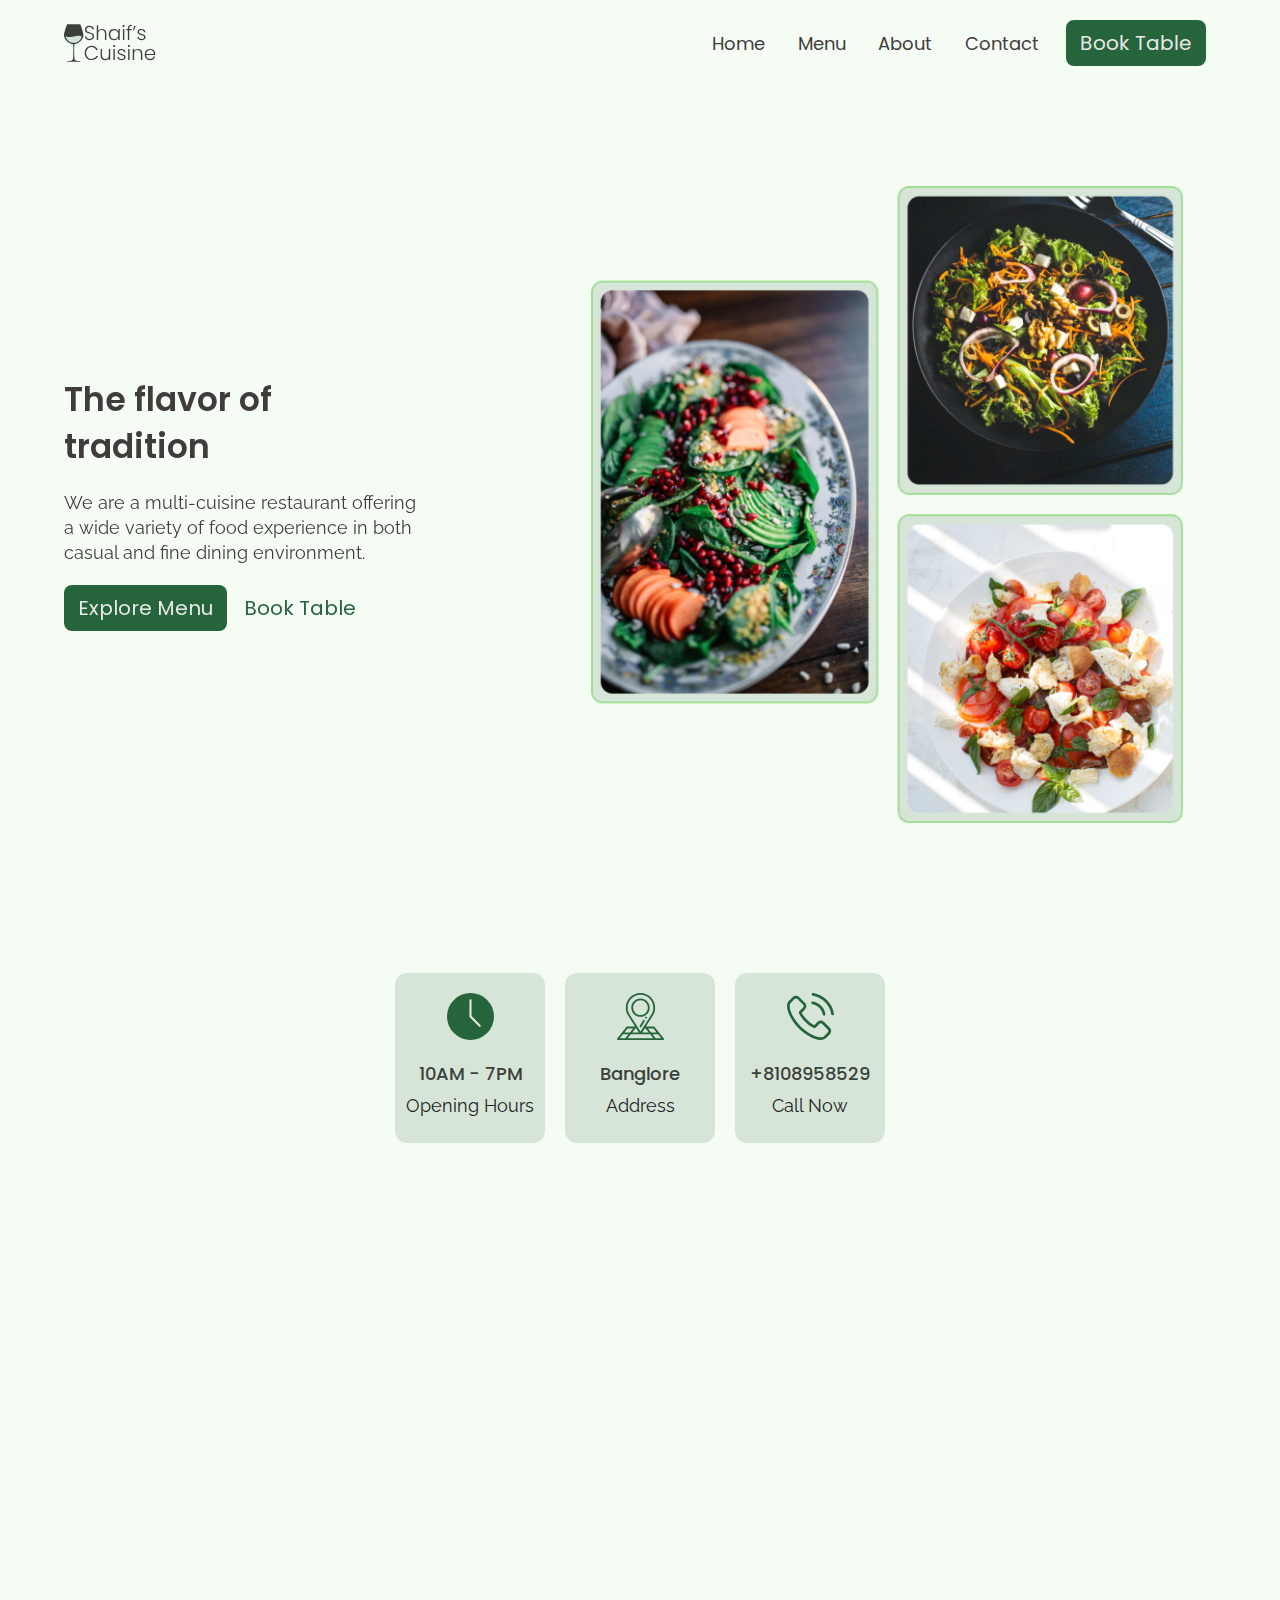
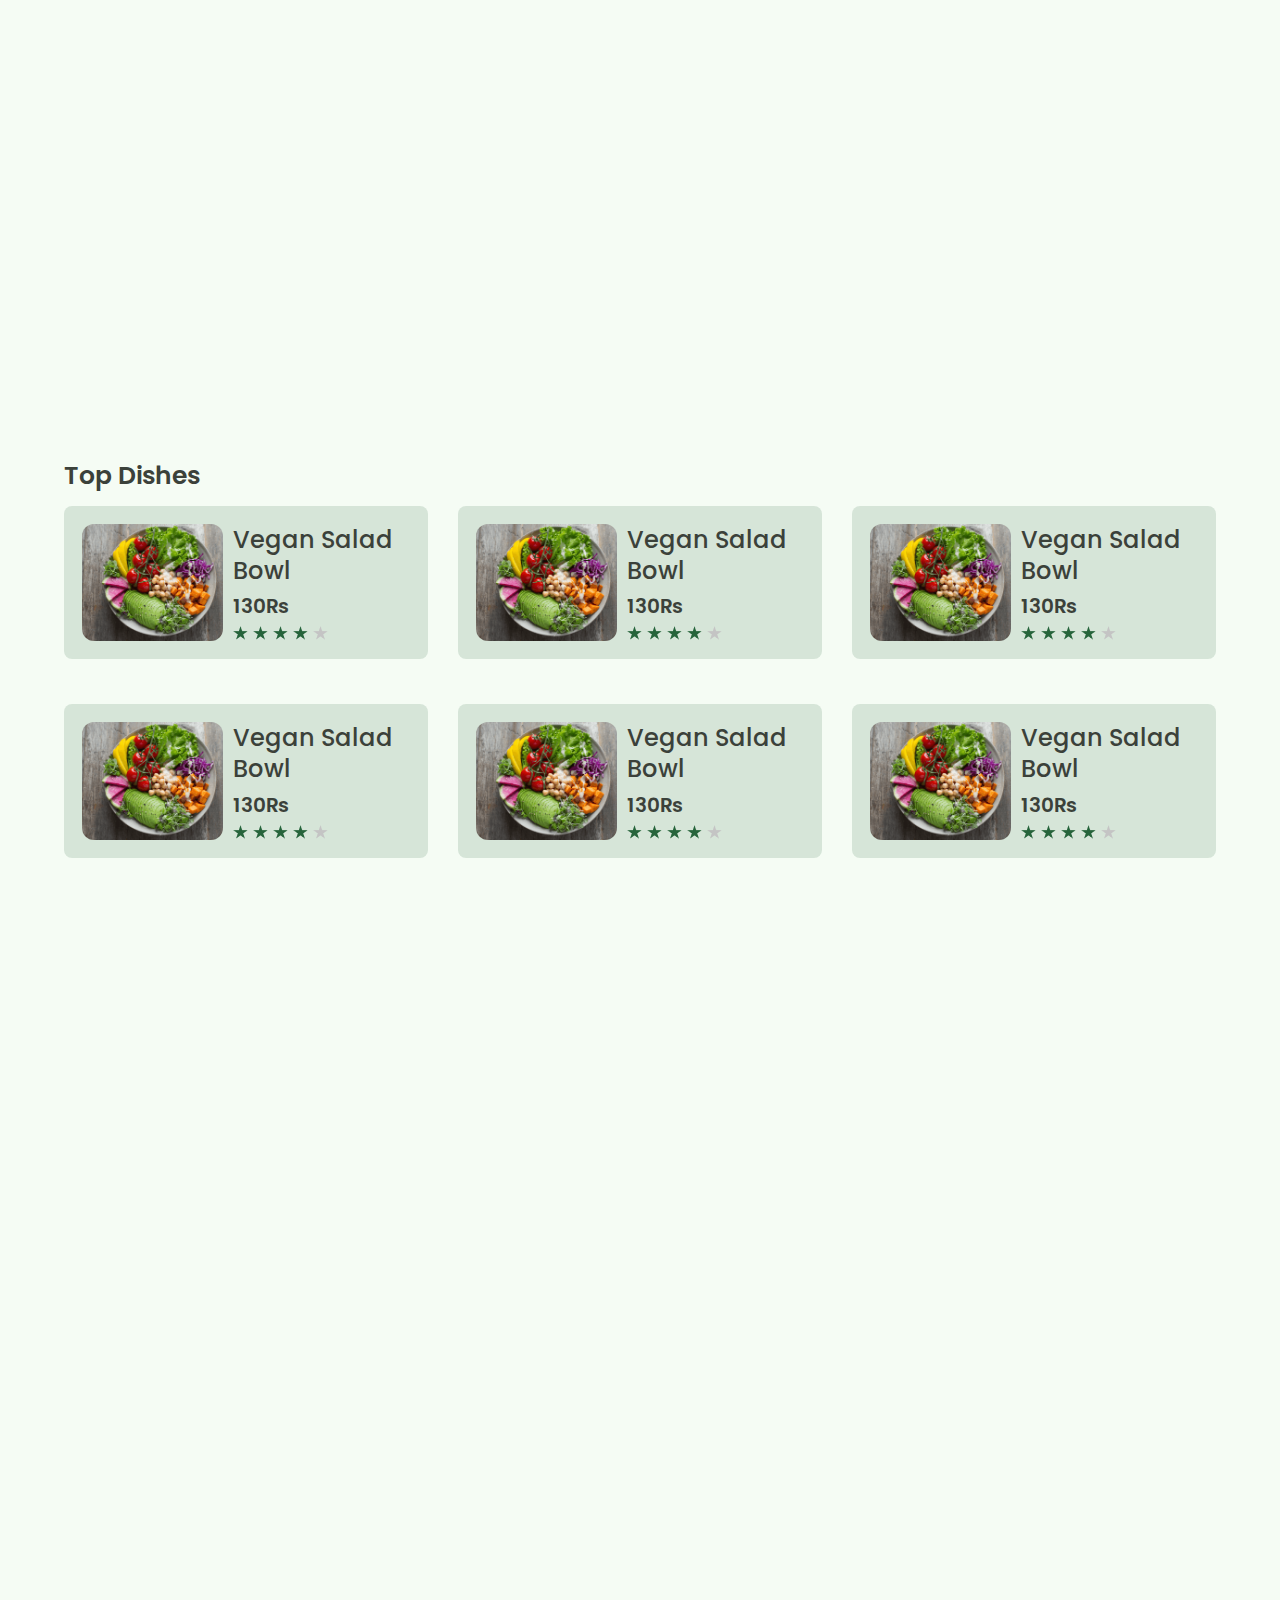
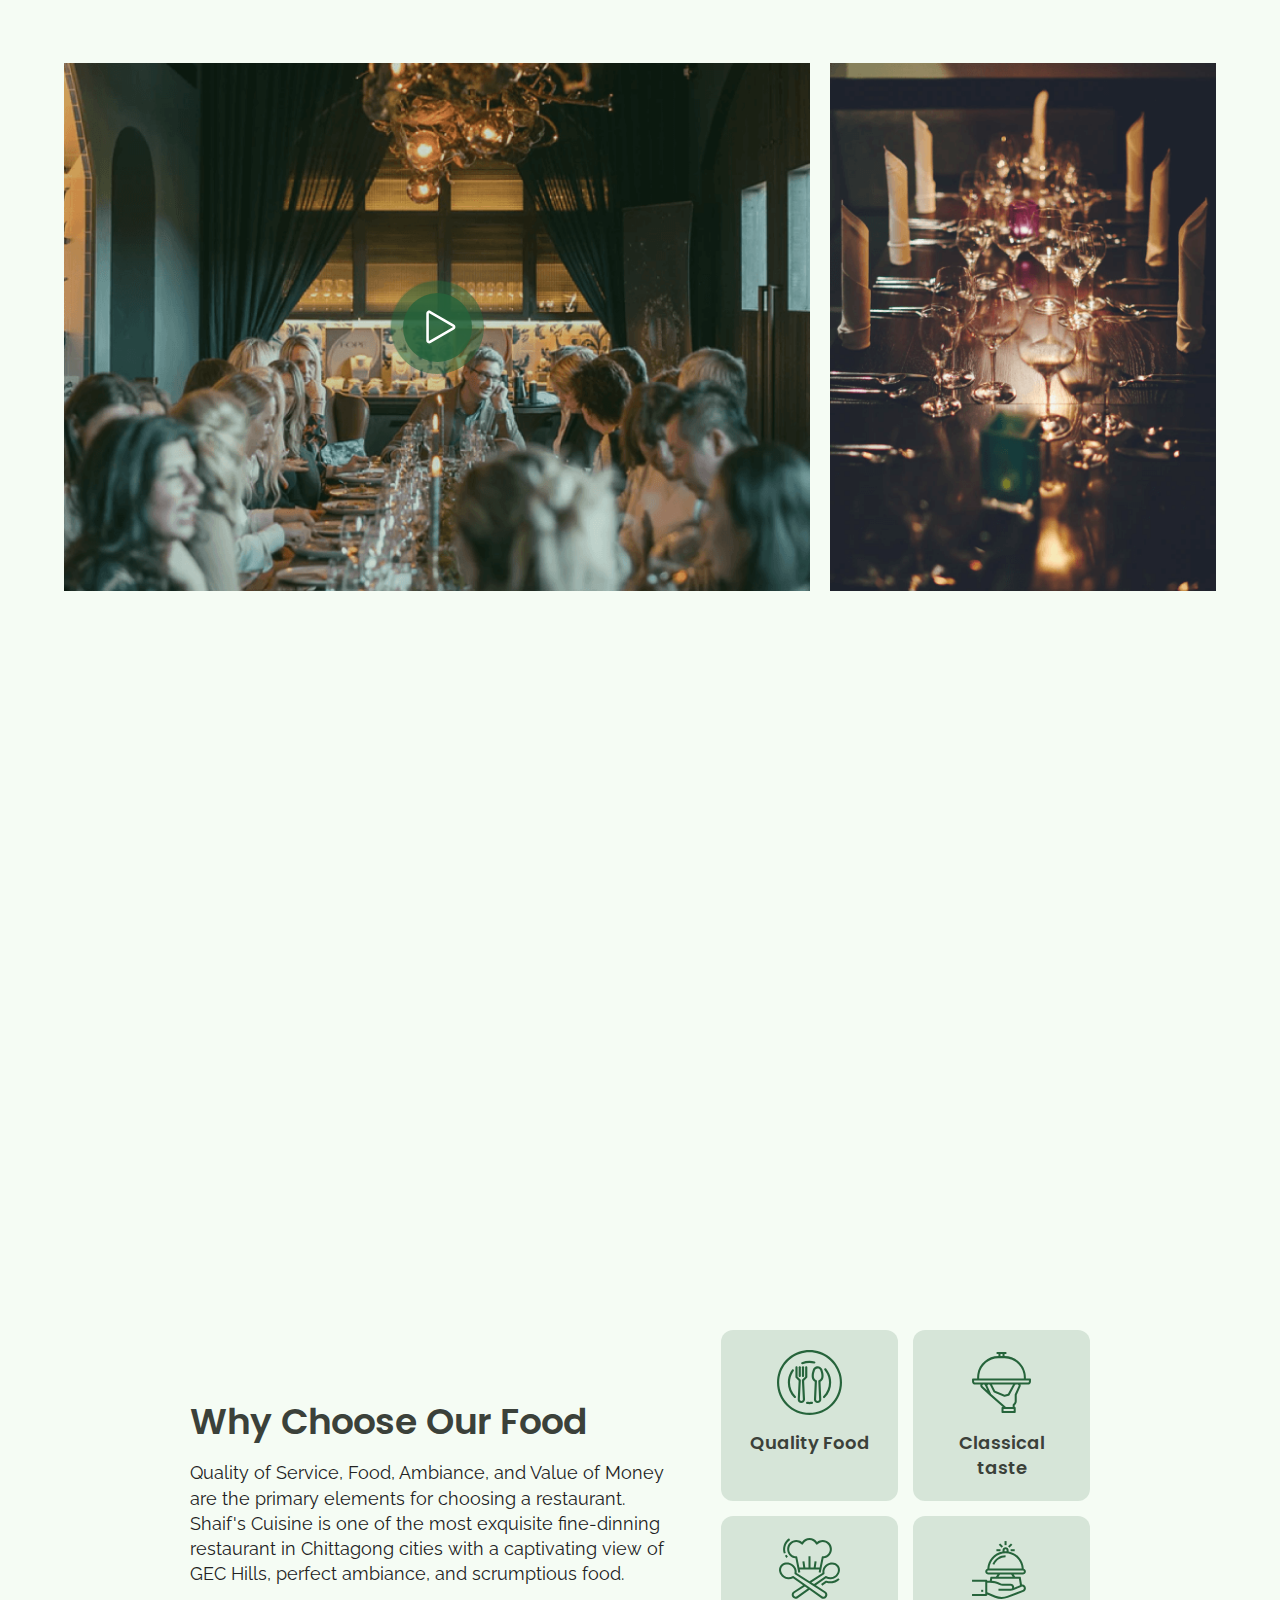
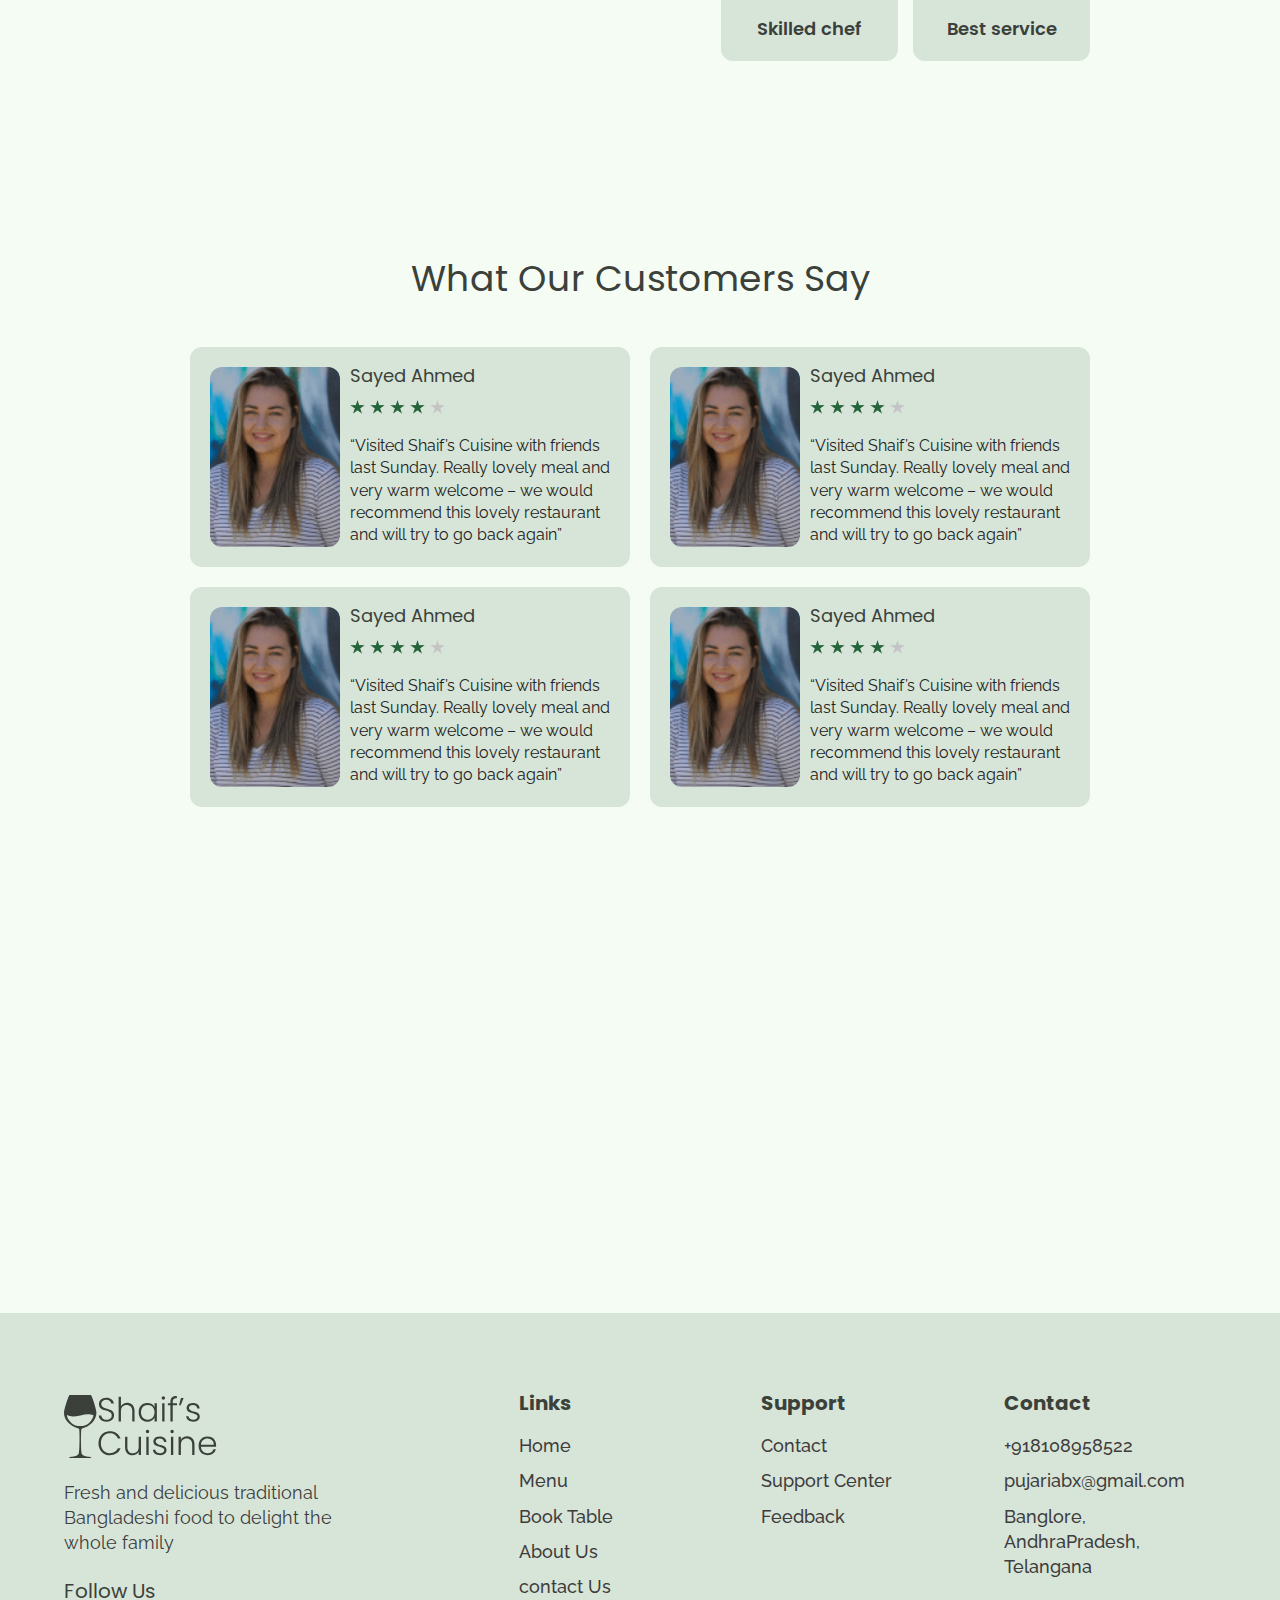
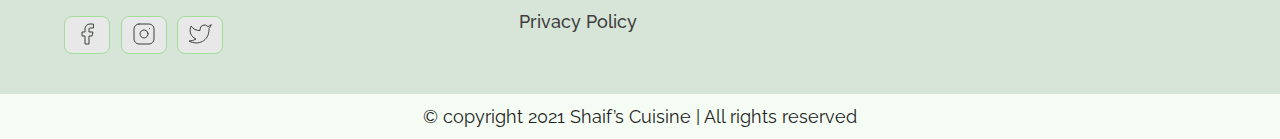
<file: index.html>
<!DOCTYPE html>
<html lang="en">
  <head>
    <meta charset="UTF-8" />
    <meta http-equiv="X-UA-Compatible" content="IE=edge" />
    <meta name="viewport" content="width=device-width, initial-scale=1.0" />
    <title>Pujari Cuisine</title>
    <link rel="stylesheet" href="./css/reset.css" />
    <link rel="stylesheet" href="./css/global_style.css" />
    <link rel="stylesheet" href="./css/style.css" />
    <!-- aos library css  -->
    <link rel="stylesheet" href="https://unpkg.com/aos@next/dist/aos.css" />
  </head>
  <body>
    <!-- nav section  -->
    <div class="nav">
      <div class="container">
        <div class="nav_wrapper">
          <a href="./index.html"
            ><img src="./images/logo.svg" alt="Web logo" srcset=""
          /></a>

          <nav>
            <div class="nav_icon">
              <svg
                xmlns="http://www.w3.org/2000/svg"
                width="24"
                height="24"
                viewBox="0 0 24 24"
                fill="none"
                stroke="currentColor"
                stroke-width="2"
                stroke-linecap="round"
                stroke-linejoin="round"
                class="feather feather-menu"
              >
                <line x1="3" y1="12" x2="21" y2="12" />
                <line x1="3" y1="6" x2="21" y2="6" />
                <line x1="3" y1="18" x2="21" y2="18" />
              </svg>
            </div>
            <div class="nav_bg_overlay"></div>
            <ul class="nav__list">
              <div class="nav_close">
                <svg
                  xmlns="http://www.w3.org/2000/svg"
                  width="24"
                  height="24"
                  viewBox="0 0 24 24"
                  fill="none"
                  stroke="currentColor"
                  stroke-width="2"
                  stroke-linecap="round"
                  stroke-linejoin="round"
                  class="feather feather-x"
                >
                  <line x1="18" y1="6" x2="6" y2="18" />
                  <line x1="6" y1="6" x2="18" y2="18" />
                </svg>
              </div>
              <div class="nav_list_wrapper">
                <li><a href="./index.html" class="nav__link">Home</a></li>
                <li><a href="./menu.html" class="nav__link">Menu</a></li>
                <li><a href="./about.html" class="nav__link">About</a></li>
                <li><a href="./contact.html" class="nav__link">Contact</a></li>
                <li>
                  <a href="./booking.html" class="btn primary-btn"
                    >Book Table</a
                  >
                </li>
              </div>
            </ul>
          </nav>
        </div>
      </div>
    </div>
    <!-- nav section ends -->

    <!-- Home page-start -->

    <section id="hero">
      <div class="container">
        <div class="hero_wrapper">
          <div class="hero_left" data-aos="fade-left">
            <div class="hero_left_wrapper">
              <h1 class="hero_heading">The flavor of tradition</h1>
              <p class="hero_info">
                We are a multi-cuisine restaurant offering a wide variety of
                food experience in both casual and fine dining environment.
              </p>
              <div class="button_wrapper">
                <a href="./menu.html" class="btn primary-btn">Explore Menu</a>
                <a href="./booking.html" class="btn">Book Table</a>
              </div>
            </div>
          </div>
          <div class="hero_right" data-aos="fade-right">
            <div class="hero_img_wrapper">
              <img src="./images/heroImg.png" alt="Home Image" srcset="" />
            </div>
          </div>
        </div>
      </div>
    </section>

    <!-- Home page-end -->

    <!-- store section style  -->

    <section id="storeinfo">
      <div class="container">
        <div class="storeinfo_wrapper">
          <div class="storeinfo_item">
            <div class="storeinfo_icon">
              <img src="images/wall-clock-icon.svg" alt="" srcset="" />
            </div>
            <h3 class="storeinfo__title">10AM - 7PM</h3>
            <p class="storeinfo_text">Opening Hours</p>
          </div>

          <div class="storeinfo_item">
            <div class="storeinfo_icon">
              <img src="images/address-icon.svg" alt="" srcset="" />
            </div>
            <h3 class="storeinfo__title">Banglore</h3>
            <p class="storeinfo_text">Address</p>
          </div>

          <div class="storeinfo_item">
            <div class="storeinfo_icon">
              <img src="images/phone-icon.svg" alt="" srcset="" />
            </div>
            <h3 class="storeinfo__title">+8108958529</h3>
            <p class="storeinfo_text">Call Now</p>
          </div>
        </div>
      </div>
    </section>

    <!-- store section style-end  -->

    <!-- our-special style-start  -->

    <section id="ourspecials" data-aos="fade-up">
      <div class="container">
        <div class="ourspecials_wrapper">
          <div class="ourspecials_left">
            <div class="ourspecials_item">
              <div class="our_specials_item_img">
                <img src="./images/food-3.png" alt="" srcset="">
              </div>
              <h2 class="ourspecials_item_title">Sweet Potato Fries Bowl</h2>
              <h3 class="ourspecials_item_price">180Rs.</h2>
              <div class="ourspecials_item_stars">
                <img src="./images/3star.png" alt="3stars" srcset="">
              </div>
              <p class="ourspecials_item_text">
                These Sweet Potato Fries bowl are a glorious, messy plate of goodness. Crispy sweet potato fries loaded
                with lots of fresh summer vegetables and a lime ranch. By adding a seasoning blend with chipotle powder,
                garlic, and onion, these spicy sweet potato fries are full of flavor.
              </p>
            </div>
            <div class="ourspecials_item">
              <div class="our_specials_item_img">
                <img src="./images/food-1.png" alt="" srcset="">
              </div>
              <h2 class="ourspecials_item_title">Vegan Salad bowl</h2>
              <h3 class="ourspecials_item_price">195Rs.</h2>
              <div class="ourspecials_item_stars">
                <img src="./images/3star.png" alt="3stars" srcset="">
              </div>
              <p class="ourspecials_item_text">
                Vegan salad bowl are immensely satisfying with any combination of whole grains, pulses, noodles, raw or
                cooked fruits, and veggies all topped off with a delicious sauce or dressing – each bite is an explosion
                of flavors and textures.
              </p>
            </div>
          </div>

          <div class="ourspecials_right">
            <h2 class="ourspecials_title">Our Specials</h2>
            <p class="ourspecials_text">
              All of our food is prepared daily at our restaurants to ensure the highest quality, freshest meals are
              delivered to our customers
            </p>
            <a href="./booking.html" class="btn primary-btn">Book Table</a>
          </div>
        </div>
      </div>
    </section>
    <!-- our-special style-end  -->

    <!-- Top-Dishes start    -->

    <section id="Dishgrid">
      <div class="container">
        <h2 class="dishGrid_title">Top Dishes</h2>
        <div class="dishGrid_wrapper">
          <div class="dishGrid_item">
            <div class="dishGrid_item_img">
              <img src="./images/food-1.png" alt="" srcset="">
            </div>
            <div class="dishGrid_item_info">
              <h3 class="dishGrid_item_title">Vegan Salad Bowl</h3>
              <h3 class="dishGrid_item_price">130Rs</h3>
              <div class="dishGrid_item_stars">
                <img src="./images/3star.png" alt="" srcset="">
              </div>
            </div>
          </div>

          <div class="dishGrid_item">
            <div class="dishGrid_item_img">
              <img src="./images/food-1.png" alt="" srcset="">
            </div>
            <div class="dishGrid_item_info">
              <h3 class="dishGrid_item_title">Vegan Salad Bowl</h3>
              <h3 class="dishGrid_item_price">130Rs</h3>
              <div class="dishGrid_item_stars">
                <img src="./images/3star.png" alt="" srcset="">
              </div>
            </div>
          </div>

          <div class="dishGrid_item">
            <div class="dishGrid_item_img">
              <img src="./images/food-1.png" alt="" srcset="">
            </div>
            <div class="dishGrid_item_info">
              <h3 class="dishGrid_item_title">Vegan Salad Bowl</h3>
              <h3 class="dishGrid_item_price">130Rs</h3>
              <div class="dishGrid_item_stars">
                <img src="./images/3star.png" alt="" srcset="">
              </div>
            </div>
          </div>
          <div class="dishGrid_item">
            <div class="dishGrid_item_img">
              <img src="./images/food-1.png" alt="" srcset="">
            </div>
            <div class="dishGrid_item_info">
              <h3 class="dishGrid_item_title">Vegan Salad Bowl</h3>
              <h3 class="dishGrid_item_price">130Rs</h3>
              <div class="dishGrid_item_stars">
                <img src="./images/3star.png" alt="" srcset="">
              </div>
            </div>
          </div>

          <div class="dishGrid_item">
            <div class="dishGrid_item_img">
              <img src="./images/food-1.png" alt="" srcset="">
            </div>
            <div class="dishGrid_item_info">
              <h3 class="dishGrid_item_title">Vegan Salad Bowl</h3>
              <h3 class="dishGrid_item_price">130Rs</h3>
              <div class="dishGrid_item_stars">
                <img src="./images/3star.png" alt="" srcset="">
              </div>
            </div>
          </div>

          <div class="dishGrid_item">
            <div class="dishGrid_item_img">
              <img src="./images/food-1.png" alt="" srcset="">
            </div>
            <div class="dishGrid_item_info">
              <h3 class="dishGrid_item_title">Vegan Salad Bowl</h3>
              <h3 class="dishGrid_item_price">130Rs</h3>
              <div class="dishGrid_item_stars">
                <img src="./images/3star.png" alt="" srcset="">
              </div>
            </div>
          </div>

        </div>
      </div>

    </section>
    <!-- Top-Dishes end    -->

  <!-- Discount section-start -->
    <section id="discount" data-aos="fade-up">
      <div class="container">
        <div class="discount_wrapper">
          <div class="discount_images">
            <div class="discount_img1">
              <img src="./images/food-5.png" alt="" srcset="">
            </div>
            <div class="discount_img2">
              <img src="./images/food-4.png" alt="" srcset="">
            </div>
            <div class="discount_img3">
              <img src="./images/food-3.png" alt="" srcset="">
            </div>
          </div>

          <div class="discount_info">
            <h3 class="discount_text">20% off</h3>
            <h3 class="discount_title">Demo Dish For Discount</h3>
            <h3 class="discount_price">
              <span class="discount_oldPrice">225 Rs</span>
              <span class="discount_newPrice">160 Rs</span>
            </h3>
            <div class="discount_stars">
              <img src="./images/3star.png" alt="" srcset="">
            </div>
            <a href="./booking.html" class="btn primary-btn">Book Now</a>
          </div>
        </div>
      </div>
    </section>
  <!-- Discount section-start -->

    <!-- Events Media Section  -->

    <section id="eventsMedia">
      <div class="container">
        <div class="eventsmedia_wrapper">
          <div class="eventsmedia_1">
            <img src="./images/eventsMedia1.png" alt="Events" srcs  et="">
            <a href="" class="eventsmedia_playbtn">
              <img src="./images/playIcon.svg" alt="" srcset="">
            </a>
          </div>
          <div class="eventsmedia_2">
            <img src="./images/eventsMedia2.png" alt="" srcset="">
          </div>
        </div>
      </div>
    </section>

    <!-- Events Media Section-end  -->

     <!-- Events Media Section-start  -->

    <section id="eventsinfo" data-aos="fade-up">
      <div class="container">
        <div class="eventsinfo__wrapper">
          <div class="eventsinfo_left">
            <div class="eventsinfo_item">
              <div class="eventsinfo_img">
                <img src="./images/event-corporate.png" alt="" srcset="">
              </div>
              <div class="eventsinfo_item_info">
                <h2 class="eventsinfo_item_title">Corporate Events</h2>
                <p class="eventsinfo_item_text">
                  Shaif's Cuisine is the perfect venue for your corporate events. We specialize in private parties.
                </p>
              </div>
            </div>

            <div class="eventsinfo_item">
              <div class="eventsinfo_img">
                <img src="./images/event-weedings.png" alt="" srcset="">
              </div>
              <div class="eventsinfo_item_info">
                <h2 class="eventsinfo_item_title">Wedding</h2>
                <p class="eventsinfo_item_text">
                  Shaif's Cuisine offers an intimately unique wedding experience set in a spectacular setting that is
                  sophisticated and comfortable.
                </p>
              </div>
            </div>
          </div>
          <div class="eventsinfo_right">
            <h2 class="eventsinfo_title">Book For Events</h2>
            <p class="eventsinfo_text">
              Book your private event or corporate function at Shaif's cuisine to experience a
            truly unique experience.
            </p>
            <a href="./contact.html" class="btn primary-btn">Contact Now</a>
          </div>
        </div>
      </div>
    </section>

     <!-- Events Media Section-end  -->

     <!-- Why Us section-start  -->

     <section id="WhyUs">
       <div class="container">
         <div class="WhyUs_wrapper">
           <div class="WhyUs_left">
             <h2 class="WhyUs_title">Why Choose Our Food</h2>
             <p class="WhyUs_text">
              Quality of Service, Food, Ambiance, and Value of Money are the primary elements for choosing a restaurant.
              Shaif's Cuisine is one of the most exquisite fine-dinning restaurant in Chittagong cities with a captivating
              view of GEC Hills, perfect ambiance, and scrumptious food.
             </p>
           </div>
           <div class="WhyUs_right">
             <div class="WhyUs_item_wrapper">
               <div class="WhyUs_item">
                 <div class="WhyUs_item_icon">
                   <img src="./images/whyUs-icon1.svg" alt="Quality Food" srcset="">
                 </div>
                 <p class="WhyUs_item_text">
                   Quality Food
                 </p>
               </div>
               <div class="WhyUs_item">
                <div class="WhyUs_item_icon">
                  <img src="./images/whyUs-icon2.svg" alt="Classical taste" srcset="">
                </div>
                <p class="WhyUs_item_text">
                  Classical taste
                </p>
              </div>
              <div class="WhyUs_item">
                <div class="WhyUs_item_icon">
                  <img src="./images/whyUs-icon3.svg" alt="Skilled chef" srcset="">
                </div>
                <p class="WhyUs_item_text">
                  Skilled chef
                </p>
              </div>
              <div class="WhyUs_item">
                <div class="WhyUs_item_icon">
                  <img src="./images/whyUs-icon4.svg" alt="Best service" srcset="">
                </div>
                <p class="WhyUs_item_text">
                  Best service
                </p>
              </div>

             </div>
           </div>
         </div>
       </div>
     </section>
     <!-- Why Us section-start  -->

     <!-- Testimonal-start  -->

    <!-- Testimonal-start  -->

    <section id="testimonal">
      <div class="container">
        <div class="testimonal_wrapper">
          <h2 class="testimonal_title">What our customers say</h2>
          <div class="testimonal_items_wrapper">
            <div class="testimonal_item">
              <div class="testimonal_item_img">
                <img src="./images/testimonial_img1.png" alt="" srcset="">
              </div>
              <div class="testimonal_item_info">
                <h3 class="testimonal_item_name">Sayed Ahmed</h3>
                <div class="testimonal_items_stars">
                  <img src="./images/3star.png" alt="" srcset="">
                </div>
                <p class="testimonal_item_text">
                  “Visited Shaif’s Cuisine with friends last Sunday. Really lovely meal and very warm welcome – we would
                  recommend this lovely restaurant and will try to go back again”
                </p>
              </div>
            </div>
            <div class="testimonal_item">
              <div class="testimonal_item_img">
                <img src="./images/testimonial_img1.png" alt="" srcset="">
              </div>
              <div class="testimonal_item_info">
                <h3 class="testimonal_item_name">Sayed Ahmed</h3>
                <div class="testimonal_items_stars">
                  <img src="./images/3star.png" alt="" srcset="">
                </div>
                <p class="testimonal_item_text">
                  “Visited Shaif’s Cuisine with friends last Sunday. Really lovely meal and very warm welcome – we would
                  recommend this lovely restaurant and will try to go back again”
                </p>
              </div>
            </div>
            <div class="testimonal_item">
              <div class="testimonal_item_img">
                <img src="./images/testimonial_img1.png" alt="" srcset="">
              </div>
              <div class="testimonal_item_info">
                <h3 class="testimonal_item_name">Sayed Ahmed</h3>
                <div class="testimonal_items_stars">
                  <img src="./images/3star.png" alt="" srcset="">
                </div>
                <p class="testimonal_item_text">
                  “Visited Shaif’s Cuisine with friends last Sunday. Really lovely meal and very warm welcome – we would
                  recommend this lovely restaurant and will try to go back again”
                </p>
              </div>
            </div>
            <div class="testimonal_item">
              <div class="testimonal_item_img">
                <img src="./images/testimonial_img1.png" alt="" srcset="">
              </div>
              <div class="testimonal_item_info">
                <h3 class="testimonal_item_name">Sayed Ahmed</h3>
                <div class="testimonal_items_stars">
                  <img src="./images/3star.png" alt="" srcset="">
                </div>
                <p class="testimonal_item_text">
                  “Visited Shaif’s Cuisine with friends last Sunday. Really lovely meal and very warm welcome – we would
                  recommend this lovely restaurant and will try to go back again”
                </p>
              </div>
            </div>
          </div>
        </div>
      </div>
    </section>
    
    <!-- new section  -->

    <section id="newsletter" data-aos="fade-up">
      <div class="container">
        <div class="newletter_wrapper">
          <div class="newsletter_info">
            <h3 class="newletter_title">Join Newsletter</h3>
            <p class="newsletter_text">  Get notified with the latest news and recent offers from the “Shaif’s Cuisine”
            </p>
          </div>
          <div class="newsletter_form">
            <form action="">
              <label for="email">
                <input type="email" name="" id="" placeholder="Your Email Address">
              </label>
              <button type="submit">Join</button>
            </form>
          </div>
        </div>
      </div>
    </section>


    <!-- footer start    -->

    <footer>
      <div class="container">
        <div class="footer_wrapper">
          <div class="footer_col1">
            <div class="footer_logo">
              <img src="./images/logo.svg" alt="" srcset="" />
            </div>
            <p class="footer_desc">
              Fresh and delicious traditional Bangladeshi food to delight the
              whole family
            </p>
            <div class="footer_socials">
              <h4 class="footer_socials_title">Follow Us</h4>
              <ol class="footer_socials_list">
                <li>
                  <a href="#">
                    <svg
                      xmlns="http://www.w3.org/2000/svg"
                      width="24"
                      height="24"
                      viewBox="0 0 24 24"
                      fill="none"
                      stroke="currentColor"
                      stroke-width="1"
                      stroke-linecap="round"
                      stroke-linejoin="round"
                      class="feather feather-facebook"
                    >
                      <path
                        d="M18 2h-3a5 5 0 0 0-5 5v3H7v4h3v8h4v-8h3l1-4h-4V7a1 1 0 0 1 1-1h3z"
                      />
                    </svg>
                  </a>
                </li>
                <li>
                  <a href="#">
                    <svg
                      xmlns="http://www.w3.org/2000/svg"
                      width="24"
                      height="24"
                      viewBox="0 0 24 24"
                      fill="none"
                      stroke="currentColor"
                      stroke-width="1"
                      stroke-linecap="round"
                      stroke-linejoin="round"
                      class="feather feather-instagram"
                    >
                      <rect x="2" y="2" width="20" height="20" rx="5" ry="5" />
                      <path
                        d="M16 11.37A4 4 0 1 1 12.63 8 4 4 0 0 1 16 11.37z"
                      />
                      <line x1="17.5" y1="6.5" x2="17.51" y2="6.5" />
                    </svg>
                  </a>
                </li>
                <li>
                  <a href="#">
                    <svg
                      xmlns="http://www.w3.org/2000/svg"
                      width="24"
                      height="24"
                      viewBox="0 0 24 24"
                      fill="none"
                      stroke="currentColor"
                      stroke-width="1"
                      stroke-linecap="round"
                      stroke-linejoin="round"
                      class="feather feather-twitter"
                    >
                      <path
                        d="M23 3a10.9 10.9 0 0 1-3.14 1.53 4.48 4.48 0 0 0-7.86 3v1A10.66 10.66 0 0 1 3 4s-4 9 5 13a11.64 11.64 0 0 1-7 2c9 5 20 0 20-11.5a4.5 4.5 0 0 0-.08-.83A7.72 7.72 0 0 0 23 3z"
                      />
                    </svg>
                  </a>
                </li>
              </ol>
            </div>
          </div>
          <div class="footer_col2">
            <h3 class="footer__text__title">Links</h3>
            <ol class="footer__text">
              <li>
                <a href="/index.html">Home</a>
              </li>
              <li>
                <a href="./menu.html">Menu</a>
              </li>
              <li>
                <a href="./booking.html">Book Table</a>
              </li>
              <li>
                <a href="./about.html">About Us</a>
              </li>
              <li>
                <a href="./contact.html">contact Us</a>
              </li>
              <li>
                <a href="#">Privacy Policy</a>
              </li>
            </ol>
          </div>
          <div class="footer_col3">
            <h3 class="footer__text__title">Support</h3>
            <ol class="footer__text">
              <li>
                <a href="#">Contact</a>
              </li>
              <li>
                <a href="#">Support Center</a>
              </li>
              <li>
                <a href="#">Feedback</a>
              </li>
            </ol>
          </div>
          <div class="footer_col4">
            <h3 class="footer__text__title">Contact</h3>
            <ol class="footer__text">
              <li>
                <a href="#">+918108958522</a>
              </li>
              <li>
                <a href="#">pujariabx@gmail.com</a>
              </li>
              <li>
                <a href="#">Banglore, AndhraPradesh, Telangana</a>
              </li>
            </ol>
          </div>
        </div>
      </div>
    </footer>
    <div id="copyright">
      <div class="container">
        <p class="copyright__text">
          © copyright 2021 Shaif’s Cuisine | All rights reserved
        </p>
      </div>
    </div>

    <!-- footer end -->

    <!-- aos script -->
    <script src="https://unpkg.com/aos@next/dist/aos.js"></script>
    <!-- custom script -->
    <script src="./js/main.js"></script>
  </body>
</html>
</file>
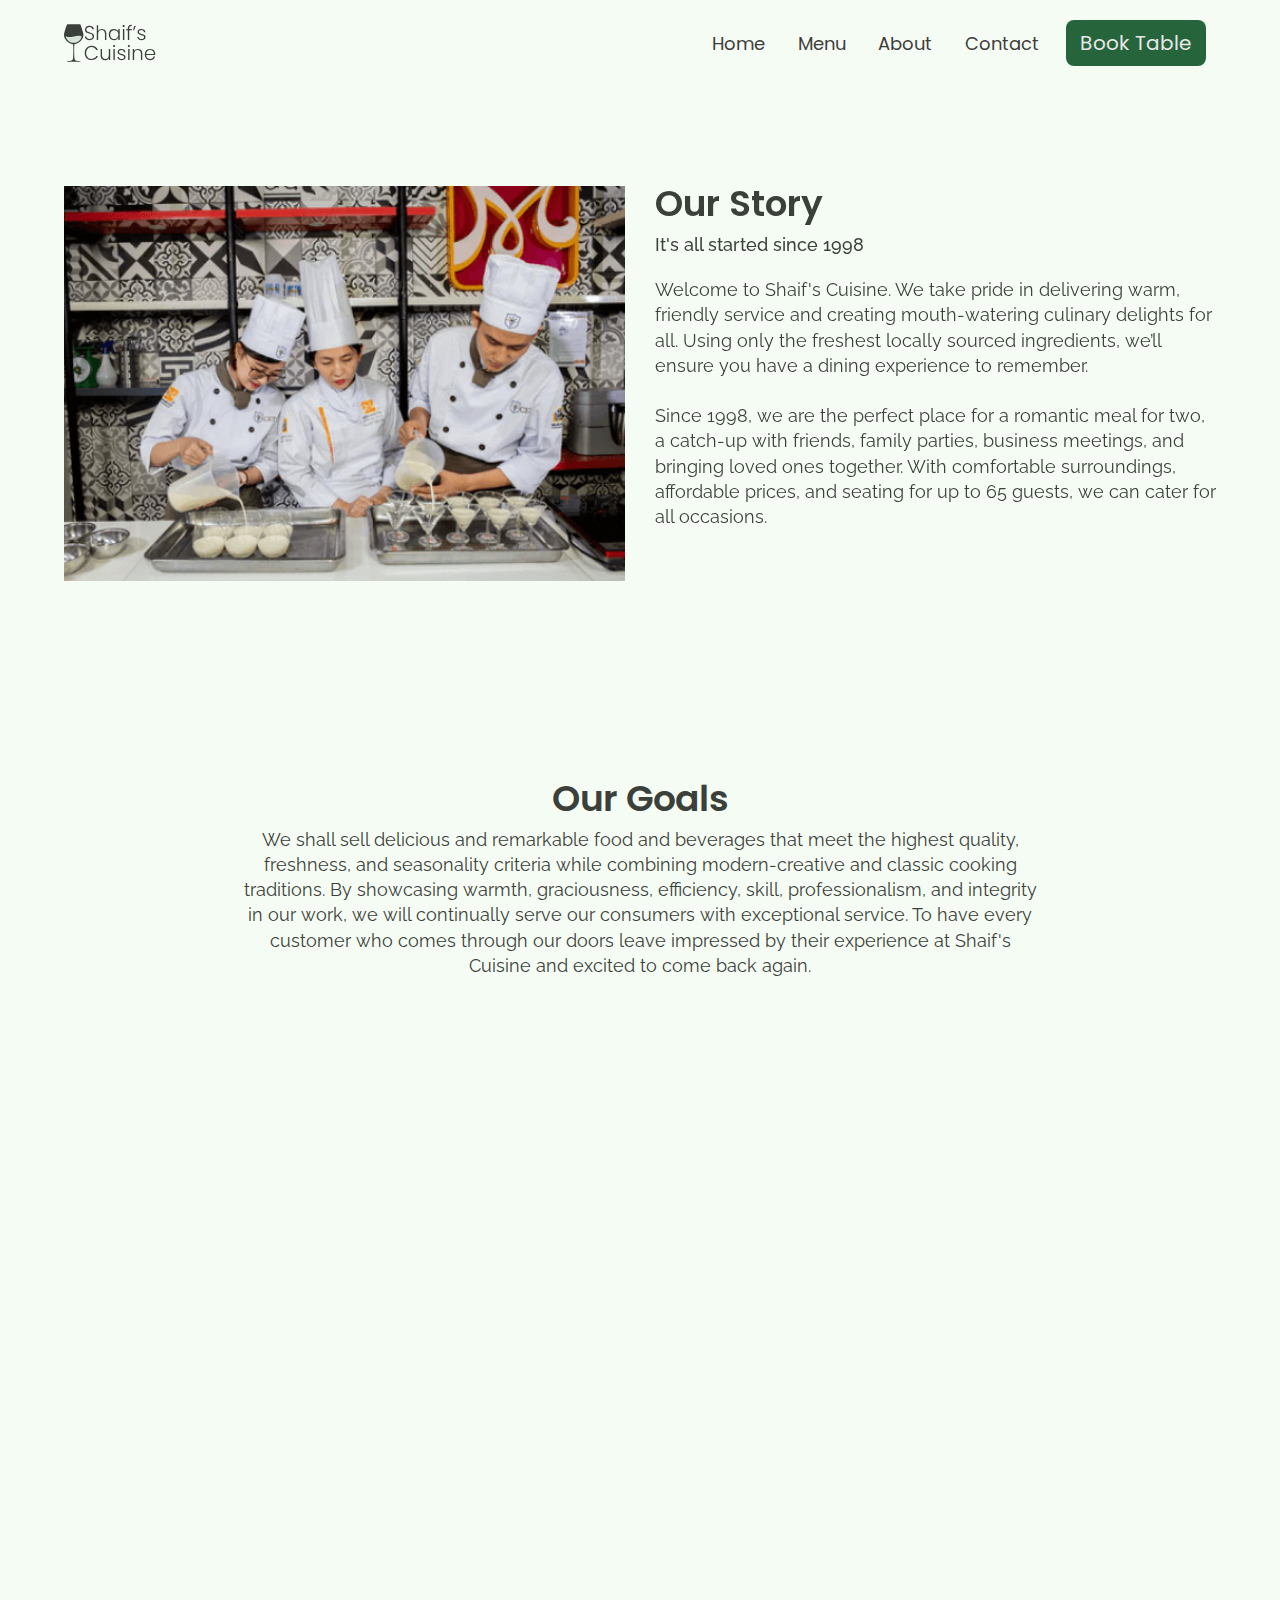
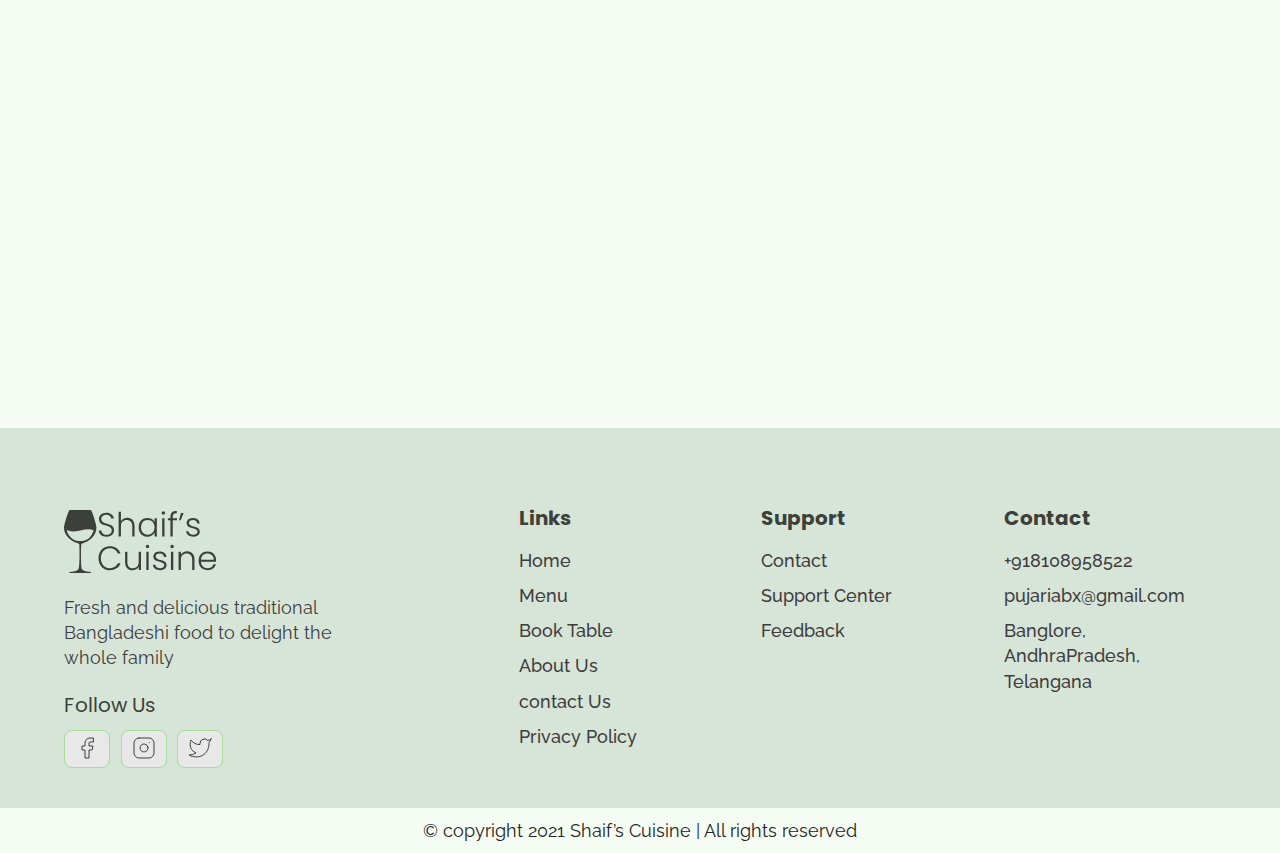
<file: about.html>
<!DOCTYPE html>
<html lang="en">
  <head>
    <meta charset="UTF-8" />
    <meta http-equiv="X-UA-Compatible" content="IE=edge" />
    <meta name="viewport" content="width=device-width, initial-scale=1.0" />
    <title>Pujari Cuisine- About</title>
    <link rel="stylesheet" href="./css/reset.css" />
    <link rel="stylesheet" href="./css/global_style.css" />
    <link rel="stylesheet" href="./css/style.css" />
    <link rel="stylesheet" href="./css/about.css" />
    <!-- aos library css  -->
    <link rel="stylesheet" href="https://unpkg.com/aos@next/dist/aos.css" />
  </head>
  <body>
    <!-- nav section  -->
    <div class="nav">
      <div class="container">
        <div class="nav_wrapper">
          <a href="./index.html"
            ><img src="./images/logo.svg" alt="Web logo" srcset=""
          /></a>

          <nav>
            <div class="nav_icon">
              <svg
                xmlns="http://www.w3.org/2000/svg"
                width="24"
                height="24"
                viewBox="0 0 24 24"
                fill="none"
                stroke="currentColor"
                stroke-width="2"
                stroke-linecap="round"
                stroke-linejoin="round"
                class="feather feather-menu"
              >
                <line x1="3" y1="12" x2="21" y2="12" />
                <line x1="3" y1="6" x2="21" y2="6" />
                <line x1="3" y1="18" x2="21" y2="18" />
              </svg>
            </div>
            <div class="nav_bg_overlay"></div>
            <ul class="nav__list">
              <div class="nav_close">
                <svg
                  xmlns="http://www.w3.org/2000/svg"
                  width="24"
                  height="24"
                  viewBox="0 0 24 24"
                  fill="none"
                  stroke="currentColor"
                  stroke-width="2"
                  stroke-linecap="round"
                  stroke-linejoin="round"
                  class="feather feather-x"
                >
                  <line x1="18" y1="6" x2="6" y2="18" />
                  <line x1="6" y1="6" x2="18" y2="18" />
                </svg>
              </div>
              <div class="nav_list_wrapper">
                <li><a href="./index.html" class="nav__link">Home</a></li>
                <li><a href="./menu.html" class="nav__link">Menu</a></li>
                <li><a href="./about.html" class="nav__link">About</a></li>
                <li><a href="./contact.html" class="nav__link">Contact</a></li>
                <li>
                  <a href="./booking.html" class="btn primary-btn"
                    >Book Table</a
                  >
                </li>
              </div>
            </ul>
          </nav>
        </div>
      </div>
    </div>
    <!-- nav section ends -->

    <!-- our story section  -->

    <section id="ourStory" data-aos="fade-up">
      <div class="container">
        <div class="ourStory_wrapper">
          <div class="ourStory_img">
            <img src="./images/ourStoryImg.png" alt="" srcset="" />
          </div>
          <div class="ourStory_Info">
            <h3 class="ourStory_title">Our Story</h3>
            <p class="ourStory_subtitle">It's all started since 1998</p>
            <p class="ourStory_text">
              Welcome to Shaif's Cuisine. We take pride in delivering warm,
              friendly service and creating mouth-watering culinary delights for
              all. Using only the freshest locally sourced ingredients, we’ll
              ensure you have a dining experience to remember.
              <br /><br />
              Since 1998, we are the perfect place for a romantic meal for two,
              a catch-up with friends, family parties, business meetings, and
              bringing loved ones together. With comfortable surroundings,
              affordable prices, and seating for up to 65 guests, we can cater
              for all occasions.
            </p>
          </div>
        </div>
      </div>
    </section>
    <!-- our story section-end  -->

    <!-- our goals section  -->

    <section id="ourGoals">
      <div class="container">
        <div class="ourGoals_info">
          <h3 class="ourGoals_title">
            Our Goals
          </h3>
          <p class="ourGoals_text">
            We shall sell delicious and remarkable food and beverages that meet the highest quality, freshness, and
            seasonality criteria while combining modern-creative and classic cooking traditions. By showcasing warmth,
            graciousness, efficiency, skill, professionalism, and integrity in our work, we will continually serve our
            consumers with exceptional service. To have every customer who comes through our doors leave impressed by
            their experience at Shaif's Cuisine and excited to come back again.
          </p>
        </div>
        <div class="ourGoals__imgs__wrapper" data-aos="fade-up">
          <div class="ourGoals__img1">
            <img src="./images/ourGoals_img1.png" alt="kitchen img">
          </div>
          <div class="ourGoals__img2">
            <img src="./images/ourGoals_img2.png" alt="kitchen img">
          </div>
          <div class="ourGoals__img3">
            <img src="./images/ourGoals_img3.png" alt="kitchen img">
          </div>
        </div>
      </div>
    </section>

    <!-- our goals section-end  -->


    <!-- footer start    -->

    <footer>
      <div class="container">
        <div class="footer_wrapper">
          <div class="footer_col1">
            <div class="footer_logo">
              <img src="./images/logo.svg" alt="" srcset="" />
            </div>
            <p class="footer_desc">
              Fresh and delicious traditional Bangladeshi food to delight the
              whole family
            </p>
            <div class="footer_socials">
              <h4 class="footer_socials_title">Follow Us</h4>
              <ol class="footer_socials_list">
                <li>
                  <a href="#">
                    <svg
                      xmlns="http://www.w3.org/2000/svg"
                      width="24"
                      height="24"
                      viewBox="0 0 24 24"
                      fill="none"
                      stroke="currentColor"
                      stroke-width="1"
                      stroke-linecap="round"
                      stroke-linejoin="round"
                      class="feather feather-facebook"
                    >
                      <path
                        d="M18 2h-3a5 5 0 0 0-5 5v3H7v4h3v8h4v-8h3l1-4h-4V7a1 1 0 0 1 1-1h3z"
                      />
                    </svg>
                  </a>
                </li>
                <li>
                  <a href="#">
                    <svg
                      xmlns="http://www.w3.org/2000/svg"
                      width="24"
                      height="24"
                      viewBox="0 0 24 24"
                      fill="none"
                      stroke="currentColor"
                      stroke-width="1"
                      stroke-linecap="round"
                      stroke-linejoin="round"
                      class="feather feather-instagram"
                    >
                      <rect x="2" y="2" width="20" height="20" rx="5" ry="5" />
                      <path
                        d="M16 11.37A4 4 0 1 1 12.63 8 4 4 0 0 1 16 11.37z"
                      />
                      <line x1="17.5" y1="6.5" x2="17.51" y2="6.5" />
                    </svg>
                  </a>
                </li>
                <li>
                  <a href="#">
                    <svg
                      xmlns="http://www.w3.org/2000/svg"
                      width="24"
                      height="24"
                      viewBox="0 0 24 24"
                      fill="none"
                      stroke="currentColor"
                      stroke-width="1"
                      stroke-linecap="round"
                      stroke-linejoin="round"
                      class="feather feather-twitter"
                    >
                      <path
                        d="M23 3a10.9 10.9 0 0 1-3.14 1.53 4.48 4.48 0 0 0-7.86 3v1A10.66 10.66 0 0 1 3 4s-4 9 5 13a11.64 11.64 0 0 1-7 2c9 5 20 0 20-11.5a4.5 4.5 0 0 0-.08-.83A7.72 7.72 0 0 0 23 3z"
                      />
                    </svg>
                  </a>
                </li>
              </ol>
            </div>
          </div>
          <div class="footer_col2">
            <h3 class="footer__text__title">Links</h3>
            <ol class="footer__text">
              <li>
                <a href="/index.html">Home</a>
              </li>
              <li>
                <a href="./menu.html">Menu</a>
              </li>
              <li>
                <a href="./booking.html">Book Table</a>
              </li>
              <li>
                <a href="./about.html">About Us</a>
              </li>
              <li>
                <a href="./contact.html">contact Us</a>
              </li>
              <li>
                <a href="#">Privacy Policy</a>
              </li>
            </ol>
          </div>
          <div class="footer_col3">
            <h3 class="footer__text__title">Support</h3>
            <ol class="footer__text">
              <li>
                <a href="#">Contact</a>
              </li>
              <li>
                <a href="#">Support Center</a>
              </li>
              <li>
                <a href="#">Feedback</a>
              </li>
            </ol>
          </div>
          <div class="footer_col4">
            <h3 class="footer__text__title">Contact</h3>
            <ol class="footer__text">
              <li>
                <a href="#">+918108958522</a>
              </li>
              <li>
                <a href="#">pujariabx@gmail.com</a>
              </li>
              <li>
                <a href="#">Banglore, AndhraPradesh, Telangana</a>
              </li>
            </ol>
          </div>
        </div>
      </div>
    </footer>
    <div id="copyright">
      <div class="container">
        <p class="copyright__text">
          © copyright 2021 Shaif’s Cuisine | All rights reserved
        </p>
      </div>
    </div>

    <!-- footer end -->

    <!-- aos script -->
    <script src="https://unpkg.com/aos@next/dist/aos.js"></script>
    <!-- custom script -->
    <script src="./js/main.js"></script>
  </body>
</html>
</file>
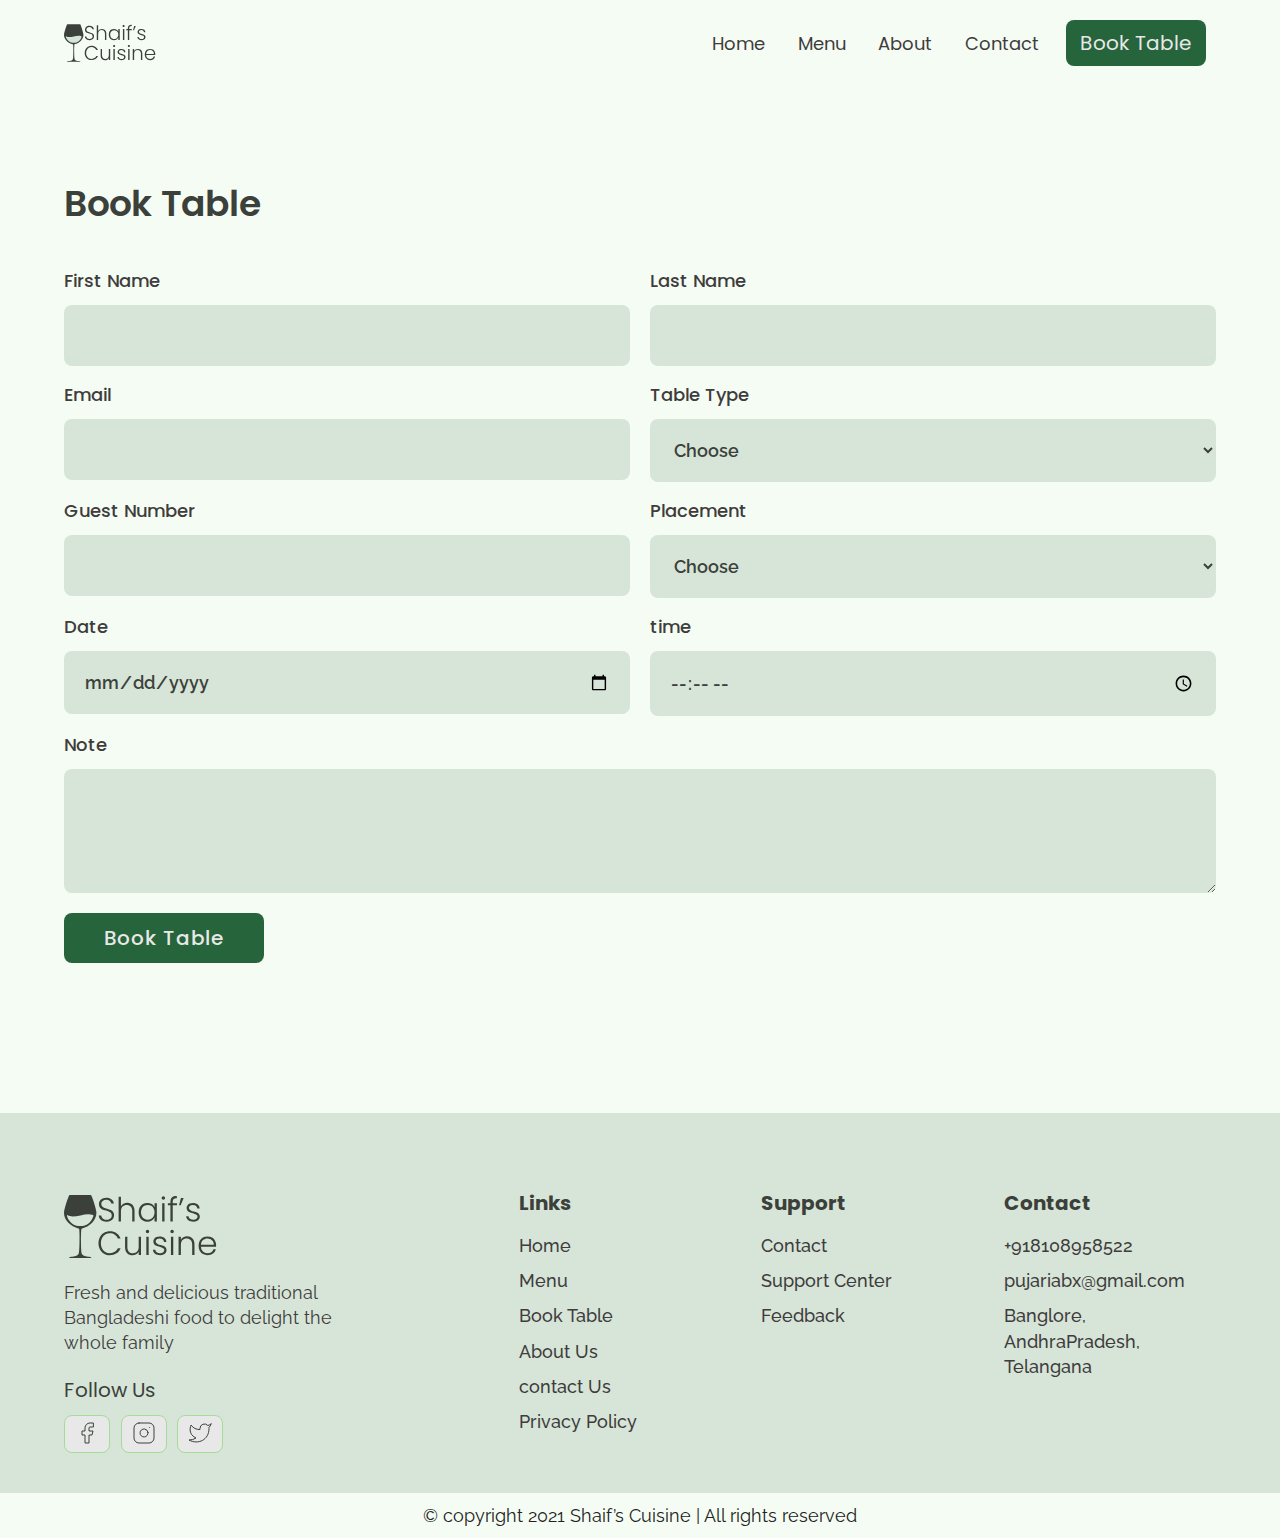
<file: booking.html>
<!DOCTYPE html>
<html lang="en">
  <head>
    <meta charset="UTF-8" />
    <meta http-equiv="X-UA-Compatible" content="IE=edge" />
    <meta name="viewport" content="width=device-width, initial-scale=1.0" />
    <title>Pujari Cuisine- Booking</title>
    <link rel="stylesheet" href="./css/reset.css" />
    <link rel="stylesheet" href="./css/global_style.css" />
    <link rel="stylesheet" href="./css/style.css" />
  </head>
  <body>
    <!-- nav section  -->
    <div class="nav">
      <div class="container">
        <div class="nav_wrapper">
          <a href="./index.html"
            ><img src="./images/logo.svg" alt="Web logo" srcset=""
          /></a>

          <nav>
            <div class="nav_icon">
              <svg
                xmlns="http://www.w3.org/2000/svg"
                width="24"
                height="24"
                viewBox="0 0 24 24"
                fill="none"
                stroke="currentColor"
                stroke-width="2"
                stroke-linecap="round"
                stroke-linejoin="round"
                class="feather feather-menu"
              >
                <line x1="3" y1="12" x2="21" y2="12" />
                <line x1="3" y1="6" x2="21" y2="6" />
                <line x1="3" y1="18" x2="21" y2="18" />
              </svg>
            </div>
            <div class="nav_bg_overlay"></div>
            <ul class="nav__list">
              <div class="nav_close">
                <svg
                  xmlns="http://www.w3.org/2000/svg"
                  width="24"
                  height="24"
                  viewBox="0 0 24 24"
                  fill="none"
                  stroke="currentColor"
                  stroke-width="2"
                  stroke-linecap="round"
                  stroke-linejoin="round"
                  class="feather feather-x"
                >
                  <line x1="18" y1="6" x2="6" y2="18" />
                  <line x1="6" y1="6" x2="18" y2="18" />
                </svg>
              </div>
              <div class="nav_list_wrapper">
                <li><a href="./index.html" class="nav__link">Home</a></li>
                <li><a href="./menu.html" class="nav__link">Menu</a></li>
                <li><a href="./about.html" class="nav__link">About</a></li>
                <li><a href="./contact.html" class="nav__link">Contact</a></li>
                <li>
                  <a href="./booking.html" class="btn primary-btn"
                    >Book Table</a
                  >
                </li>
              </div>
            </ul>
          </nav>
        </div>
      </div>
    </div>
    <!-- nav section ends -->

    <section id="form" data-aos="fade-up">
      <div class="container">
        <h3 class="form_title">Book Table</h3>
        <div class="form_wrapper">
          <form name="booking" method="POST" netlify>
            <div class="form_group">
              <label for="firstName">First Name</label>
              <input type="text" id="firstName" name="First Name" required>
            </div>
            <div class="form_group">
              <label for="lastName">Last Name</label>
              <input type="text" id="lastName" name="Last Name" required>
            </div>
            <div class="form_group">
              <label for="email">Email</label>
              <input type="email" id="email" name="Email" required>
            </div>
            <div class="form_group">
              <label for="tableType">Table Type</label>
              <select name="Table Type" id="tableType" required>
                <option selected disabled>Choose</option>
                <option value="small">Small(2 persons)</option>
                <option value="medium">Small(4 persons)</option>
                <option value="large">large(6 persons)</option>
              </select>
            </div>
            <div class="form_group">
              <label for="guestNumber">Guest Number</label>
              <input type="number" id="guestNumber" name="Guest Number" min="1" max="10" required>
            </div>
            <div class="form_group">
              <label for="placement">Placement</label>
              <select name="Placement" id="placement">
                <option selected disabled>Choose</option>
                <option value="outdoor">Outdoor</option>
                <option value="indoor">Indoor</option>
                <option value="rooftop">rooftop</option>
              </select>
            </div>
            <div class="form_group">
              <label for="date">Date</label>
              <input type="date" id="date" name="Date" required>
            </div>
            <div class="form_group">
              <label for="time">time</label>
              <input type="time" id="time" name="Time" required>
            </div>
            <div class="form_group form_group_full">
              <label for="note">Note</label>
              <textarea name="Note" id="note" rows="4"></textarea>
            </div>
            <button type="submit" class="btn primary-btn">Book Table</button>
          </form>
        </div>
      </div>
    </section>
    <!-- End Booking Section -->
  


    <!-- footer start    -->

    <footer>
      <div class="container">
        <div class="footer_wrapper">
          <div class="footer_col1">
            <div class="footer_logo">
              <img src="./images/logo.svg" alt="" srcset="" />
            </div>
            <p class="footer_desc">
              Fresh and delicious traditional Bangladeshi food to delight the
              whole family
            </p>
            <div class="footer_socials">
              <h4 class="footer_socials_title">Follow Us</h4>
              <ol class="footer_socials_list">
                <li>
                  <a href="#">
                    <svg
                      xmlns="http://www.w3.org/2000/svg"
                      width="24"
                      height="24"
                      viewBox="0 0 24 24"
                      fill="none"
                      stroke="currentColor"
                      stroke-width="1"
                      stroke-linecap="round"
                      stroke-linejoin="round"
                      class="feather feather-facebook"
                    >
                      <path
                        d="M18 2h-3a5 5 0 0 0-5 5v3H7v4h3v8h4v-8h3l1-4h-4V7a1 1 0 0 1 1-1h3z"
                      />
                    </svg>
                  </a>
                </li>
                <li>
                  <a href="#">
                    <svg
                      xmlns="http://www.w3.org/2000/svg"
                      width="24"
                      height="24"
                      viewBox="0 0 24 24"
                      fill="none"
                      stroke="currentColor"
                      stroke-width="1"
                      stroke-linecap="round"
                      stroke-linejoin="round"
                      class="feather feather-instagram"
                    >
                      <rect x="2" y="2" width="20" height="20" rx="5" ry="5" />
                      <path
                        d="M16 11.37A4 4 0 1 1 12.63 8 4 4 0 0 1 16 11.37z"
                      />
                      <line x1="17.5" y1="6.5" x2="17.51" y2="6.5" />
                    </svg>
                  </a>
                </li>
                <li>
                  <a href="#">
                    <svg
                      xmlns="http://www.w3.org/2000/svg"
                      width="24"
                      height="24"
                      viewBox="0 0 24 24"
                      fill="none"
                      stroke="currentColor"
                      stroke-width="1"
                      stroke-linecap="round"
                      stroke-linejoin="round"
                      class="feather feather-twitter"
                    >
                      <path
                        d="M23 3a10.9 10.9 0 0 1-3.14 1.53 4.48 4.48 0 0 0-7.86 3v1A10.66 10.66 0 0 1 3 4s-4 9 5 13a11.64 11.64 0 0 1-7 2c9 5 20 0 20-11.5a4.5 4.5 0 0 0-.08-.83A7.72 7.72 0 0 0 23 3z"
                      />
                    </svg>
                  </a>
                </li>
              </ol>
            </div>
          </div>
          <div class="footer_col2">
            <h3 class="footer__text__title">Links</h3>
            <ol class="footer__text">
              <li>
                <a href="/index.html">Home</a>
              </li>
              <li>
                <a href="./menu.html">Menu</a>
              </li>
              <li>
                <a href="./booking.html">Book Table</a>
              </li>
              <li>
                <a href="./about.html">About Us</a>
              </li>
              <li>
                <a href="./contact.html">contact Us</a>
              </li>
              <li>
                <a href="#">Privacy Policy</a>
              </li>
            </ol>
          </div>
          <div class="footer_col3">
            <h3 class="footer__text__title">Support</h3>
            <ol class="footer__text">
              <li>
                <a href="#">Contact</a>
              </li>
              <li>
                <a href="#">Support Center</a>
              </li>
              <li>
                <a href="#">Feedback</a>
              </li>
            </ol>
          </div>
          <div class="footer_col4">
            <h3 class="footer__text__title">Contact</h3>
            <ol class="footer__text">
              <li>
                <a href="#">+918108958522</a>
              </li>
              <li>
                <a href="#">pujariabx@gmail.com</a>
              </li>
              <li>
                <a href="#">Banglore, AndhraPradesh, Telangana</a>
              </li>
            </ol>
          </div>
        </div>
      </div>
    </footer>
    <div id="copyright">
      <div class="container">
        <p class="copyright__text">
          © copyright 2021 Shaif’s Cuisine | All rights reserved
        </p>
      </div>
    </div>

    <!-- footer end -->

    <!-- aos script -->
    <script src="https://unpkg.com/aos@next/dist/aos.js"></script>
    <!-- custom script -->
    <script src="./js/main.js"></script>
  </body>
</html>
</file>
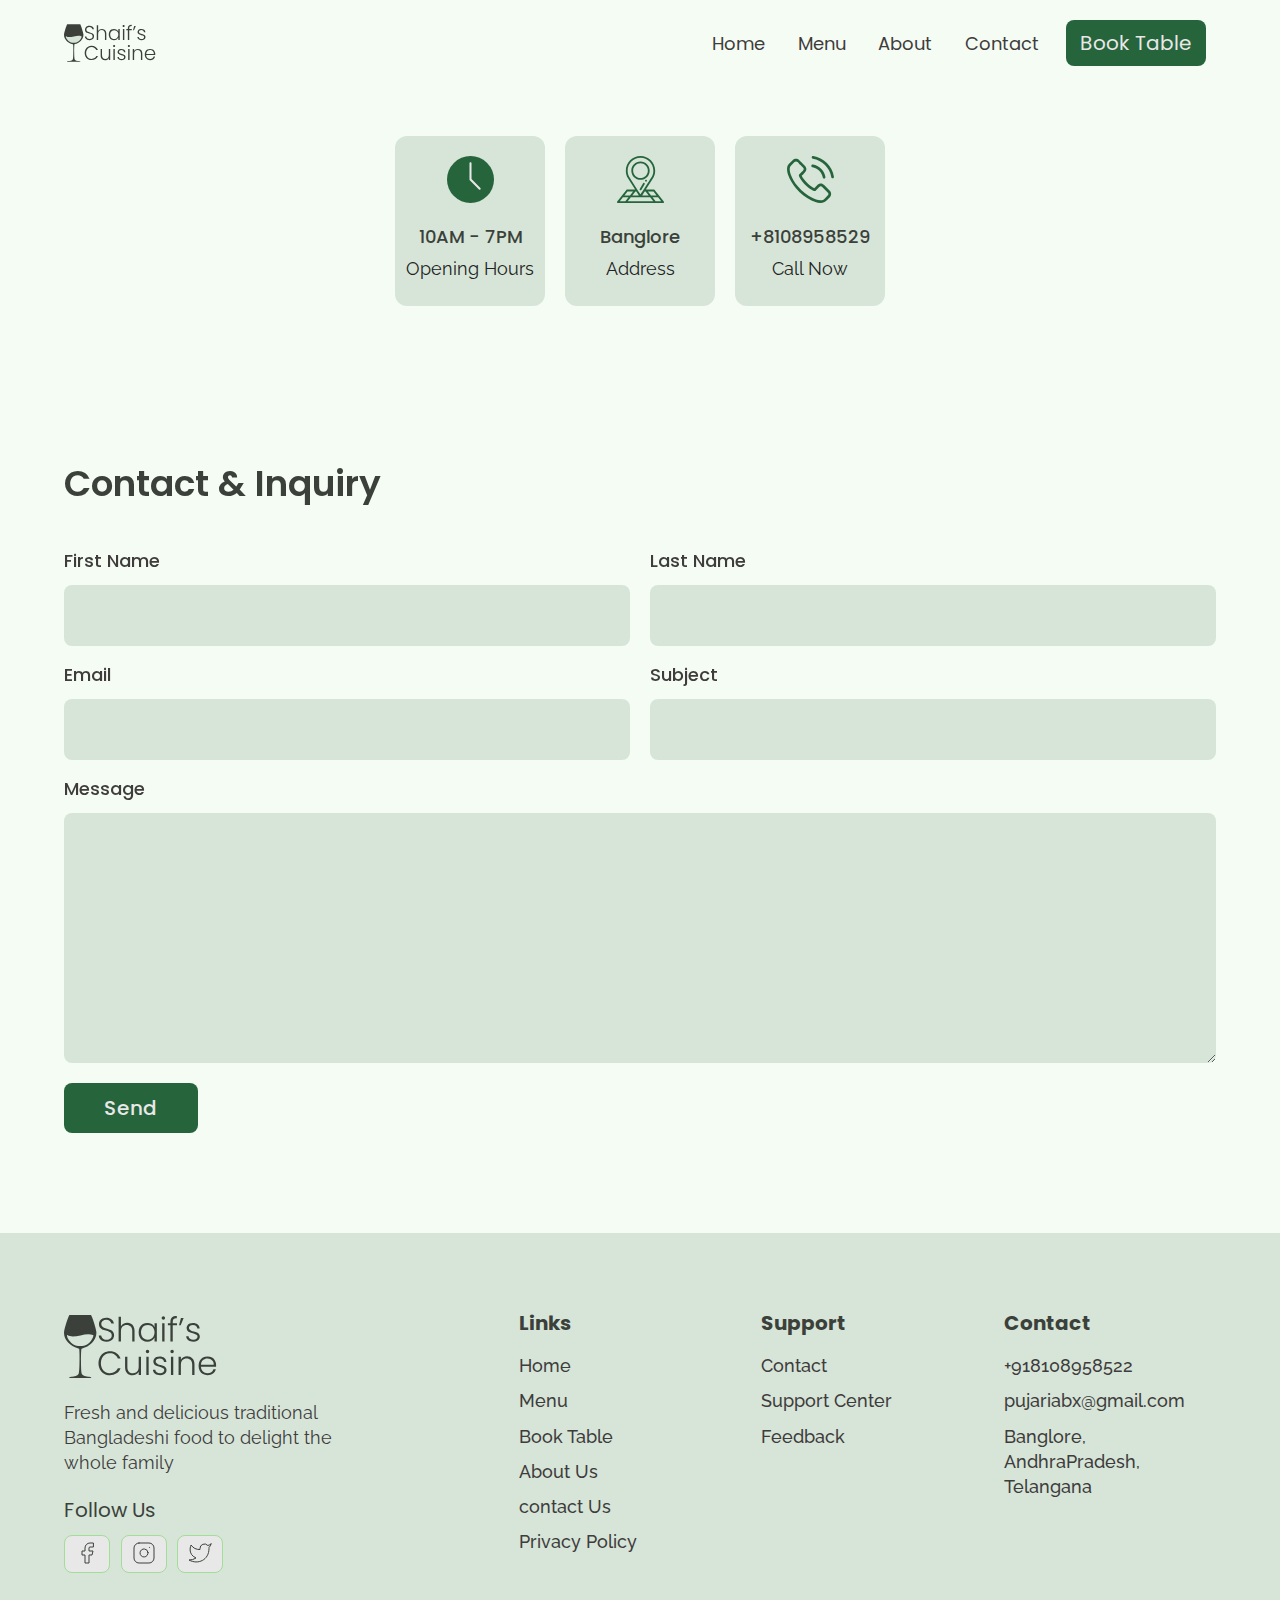
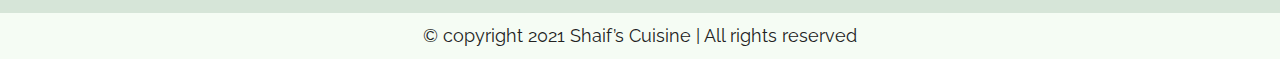
<file: contact.html>
<!DOCTYPE html>
<html lang="en">
  <head>
    <meta charset="UTF-8" />
    <meta http-equiv="X-UA-Compatible" content="IE=edge" />
    <meta name="viewport" content="width=device-width, initial-scale=1.0" />
    <title>Pujari Cuisine- Contact</title>
    <link rel="stylesheet" href="./css/reset.css" />
    <link rel="stylesheet" href="./css/global_style.css" />
    <link rel="stylesheet" href="./css/style.css" />

    <!-- aos library css  -->
    <link rel="stylesheet" href="https://unpkg.com/aos@next/dist/aos.css" />
  </head>
  <body>
    <!-- nav section  -->
    <div class="nav">
      <div class="container">
        <div class="nav_wrapper">
          <a href="./index.html"
            ><img src="./images/logo.svg" alt="Web logo" srcset=""
          /></a>

          <nav>
            <div class="nav_icon">
              <svg
                xmlns="http://www.w3.org/2000/svg"
                width="24"
                height="24"
                viewBox="0 0 24 24"
                fill="none"
                stroke="currentColor"
                stroke-width="2"
                stroke-linecap="round"
                stroke-linejoin="round"
                class="feather feather-menu"
              >
                <line x1="3" y1="12" x2="21" y2="12" />
                <line x1="3" y1="6" x2="21" y2="6" />
                <line x1="3" y1="18" x2="21" y2="18" />
              </svg>
            </div>
            <div class="nav_bg_overlay"></div>
            <ul class="nav__list">
              <div class="nav_close">
                <svg
                  xmlns="http://www.w3.org/2000/svg"
                  width="24"
                  height="24"
                  viewBox="0 0 24 24"
                  fill="none"
                  stroke="currentColor"
                  stroke-width="2"
                  stroke-linecap="round"
                  stroke-linejoin="round"
                  class="feather feather-x"
                >
                  <line x1="18" y1="6" x2="6" y2="18" />
                  <line x1="6" y1="6" x2="18" y2="18" />
                </svg>
              </div>
              <div class="nav_list_wrapper">
                <li><a href="./index.html" class="nav__link">Home</a></li>
                <li><a href="./menu.html" class="nav__link">Menu</a></li>
                <li><a href="./about.html" class="nav__link">About</a></li>
                <li><a href="./contact.html" class="nav__link">Contact</a></li>
                <li>
                  <a href="./booking.html" class="btn primary-btn"
                    >Book Table</a
                  >
                </li>
              </div>
            </ul>
          </nav>
        </div>
      </div>
    </div>
    <!-- nav section ends -->

    <!-- store section style  -->

    <section id="storeinfo">
      <div class="container">
        <div class="storeinfo_wrapper">
          <div class="storeinfo_item">
            <div class="storeinfo_icon">
              <img src="images/wall-clock-icon.svg" alt="" srcset="" />
            </div>
            <h3 class="storeinfo__title">10AM - 7PM</h3>
            <p class="storeinfo_text">Opening Hours</p>
          </div>

          <div class="storeinfo_item">
            <div class="storeinfo_icon">
              <img src="images/address-icon.svg" alt="" srcset="" />
            </div>
            <h3 class="storeinfo__title">Banglore</h3>
            <p class="storeinfo_text">Address</p>
          </div>

          <div class="storeinfo_item">
            <div class="storeinfo_icon">
              <img src="images/phone-icon.svg" alt="" srcset="" />
            </div>
            <h3 class="storeinfo__title">+8108958529</h3>
            <p class="storeinfo_text">Call Now</p>
          </div>
        </div>
      </div>
    </section>

    <!-- store section style-end  -->

    <!-- Contact form section  -->

    <section id="contactForm" data-aos="fade-down">
      <div class="container">
        <h3 class="form_title">Contact & Inquiry</h3>
        <div class="form_wrapper">
          <form action="" method="get">
            <div class="form_group">
              <label for="FirstName">First Name</label>
              <input type="text" id="firstname" name="Firstname" required />
            </div>
            <div class="form_group">
              <label for="lastName">Last Name</label>
              <input type="text" id="lastName" name="Last Name" required />
            </div>
            <div class="form_group">
              <label for="email">Email</label>
              <input type="email" id="email" name="Email" required />
            </div>
            <div class="form_group">
              <label for="subject">Subject</label>
              <input type="text" id="subject" name="Subject" required />
            </div>
            <div class="form_group form_group_full">
              <label for="message">Message</label>
              <textarea
                name="Message"
                id="message"
                cols="30"
                rows="10"
                required
              ></textarea>
            </div>
            <button type="submit" class="btn primary-btn">Send</button>
          </form>
        </div>
      </div>
    </section>

    <!-- Contact form section-end  -->

    <!-- footer start    -->

    <footer>
      <div class="container">
        <div class="footer_wrapper">
          <div class="footer_col1">
            <div class="footer_logo">
              <img src="./images/logo.svg" alt="" srcset="" />
            </div>
            <p class="footer_desc">
              Fresh and delicious traditional Bangladeshi food to delight the
              whole family
            </p>
            <div class="footer_socials">
              <h4 class="footer_socials_title">Follow Us</h4>
              <ol class="footer_socials_list">
                <li>
                  <a href="#">
                    <svg
                      xmlns="http://www.w3.org/2000/svg"
                      width="24"
                      height="24"
                      viewBox="0 0 24 24"
                      fill="none"
                      stroke="currentColor"
                      stroke-width="1"
                      stroke-linecap="round"
                      stroke-linejoin="round"
                      class="feather feather-facebook"
                    >
                      <path
                        d="M18 2h-3a5 5 0 0 0-5 5v3H7v4h3v8h4v-8h3l1-4h-4V7a1 1 0 0 1 1-1h3z"
                      />
                    </svg>
                  </a>
                </li>
                <li>
                  <a href="#">
                    <svg
                      xmlns="http://www.w3.org/2000/svg"
                      width="24"
                      height="24"
                      viewBox="0 0 24 24"
                      fill="none"
                      stroke="currentColor"
                      stroke-width="1"
                      stroke-linecap="round"
                      stroke-linejoin="round"
                      class="feather feather-instagram"
                    >
                      <rect x="2" y="2" width="20" height="20" rx="5" ry="5" />
                      <path
                        d="M16 11.37A4 4 0 1 1 12.63 8 4 4 0 0 1 16 11.37z"
                      />
                      <line x1="17.5" y1="6.5" x2="17.51" y2="6.5" />
                    </svg>
                  </a>
                </li>
                <li>
                  <a href="#">
                    <svg
                      xmlns="http://www.w3.org/2000/svg"
                      width="24"
                      height="24"
                      viewBox="0 0 24 24"
                      fill="none"
                      stroke="currentColor"
                      stroke-width="1"
                      stroke-linecap="round"
                      stroke-linejoin="round"
                      class="feather feather-twitter"
                    >
                      <path
                        d="M23 3a10.9 10.9 0 0 1-3.14 1.53 4.48 4.48 0 0 0-7.86 3v1A10.66 10.66 0 0 1 3 4s-4 9 5 13a11.64 11.64 0 0 1-7 2c9 5 20 0 20-11.5a4.5 4.5 0 0 0-.08-.83A7.72 7.72 0 0 0 23 3z"
                      />
                    </svg>
                  </a>
                </li>
              </ol>
            </div>
          </div>
          <div class="footer_col2">
            <h3 class="footer__text__title">Links</h3>
            <ol class="footer__text">
              <li>
                <a href="/index.html">Home</a>
              </li>
              <li>
                <a href="./menu.html">Menu</a>
              </li>
              <li>
                <a href="./booking.html">Book Table</a>
              </li>
              <li>
                <a href="./about.html">About Us</a>
              </li>
              <li>
                <a href="./contact.html">contact Us</a>
              </li>
              <li>
                <a href="#">Privacy Policy</a>
              </li>
            </ol>
          </div>
          <div class="footer_col3">
            <h3 class="footer__text__title">Support</h3>
            <ol class="footer__text">
              <li>
                <a href="#">Contact</a>
              </li>
              <li>
                <a href="#">Support Center</a>
              </li>
              <li>
                <a href="#">Feedback</a>
              </li>
            </ol>
          </div>
          <div class="footer_col4">
            <h3 class="footer__text__title">Contact</h3>
            <ol class="footer__text">
              <li>
                <a href="#">+918108958522</a>
              </li>
              <li>
                <a href="#">pujariabx@gmail.com</a>
              </li>
              <li>
                <a href="#">Banglore, AndhraPradesh, Telangana</a>
              </li>
            </ol>
          </div>
        </div>
      </div>
    </footer>
    <div id="copyright">
      <div class="container">
        <p class="copyright__text">
          © copyright 2021 Shaif’s Cuisine | All rights reserved
        </p>
      </div>
    </div>

    <!-- footer end -->

    <!-- aos script -->
    <script src="https://unpkg.com/aos@next/dist/aos.js"></script>
    <!-- custom script -->
    <script src="./js/main.js"></script>
  </body>
</html>
</file>
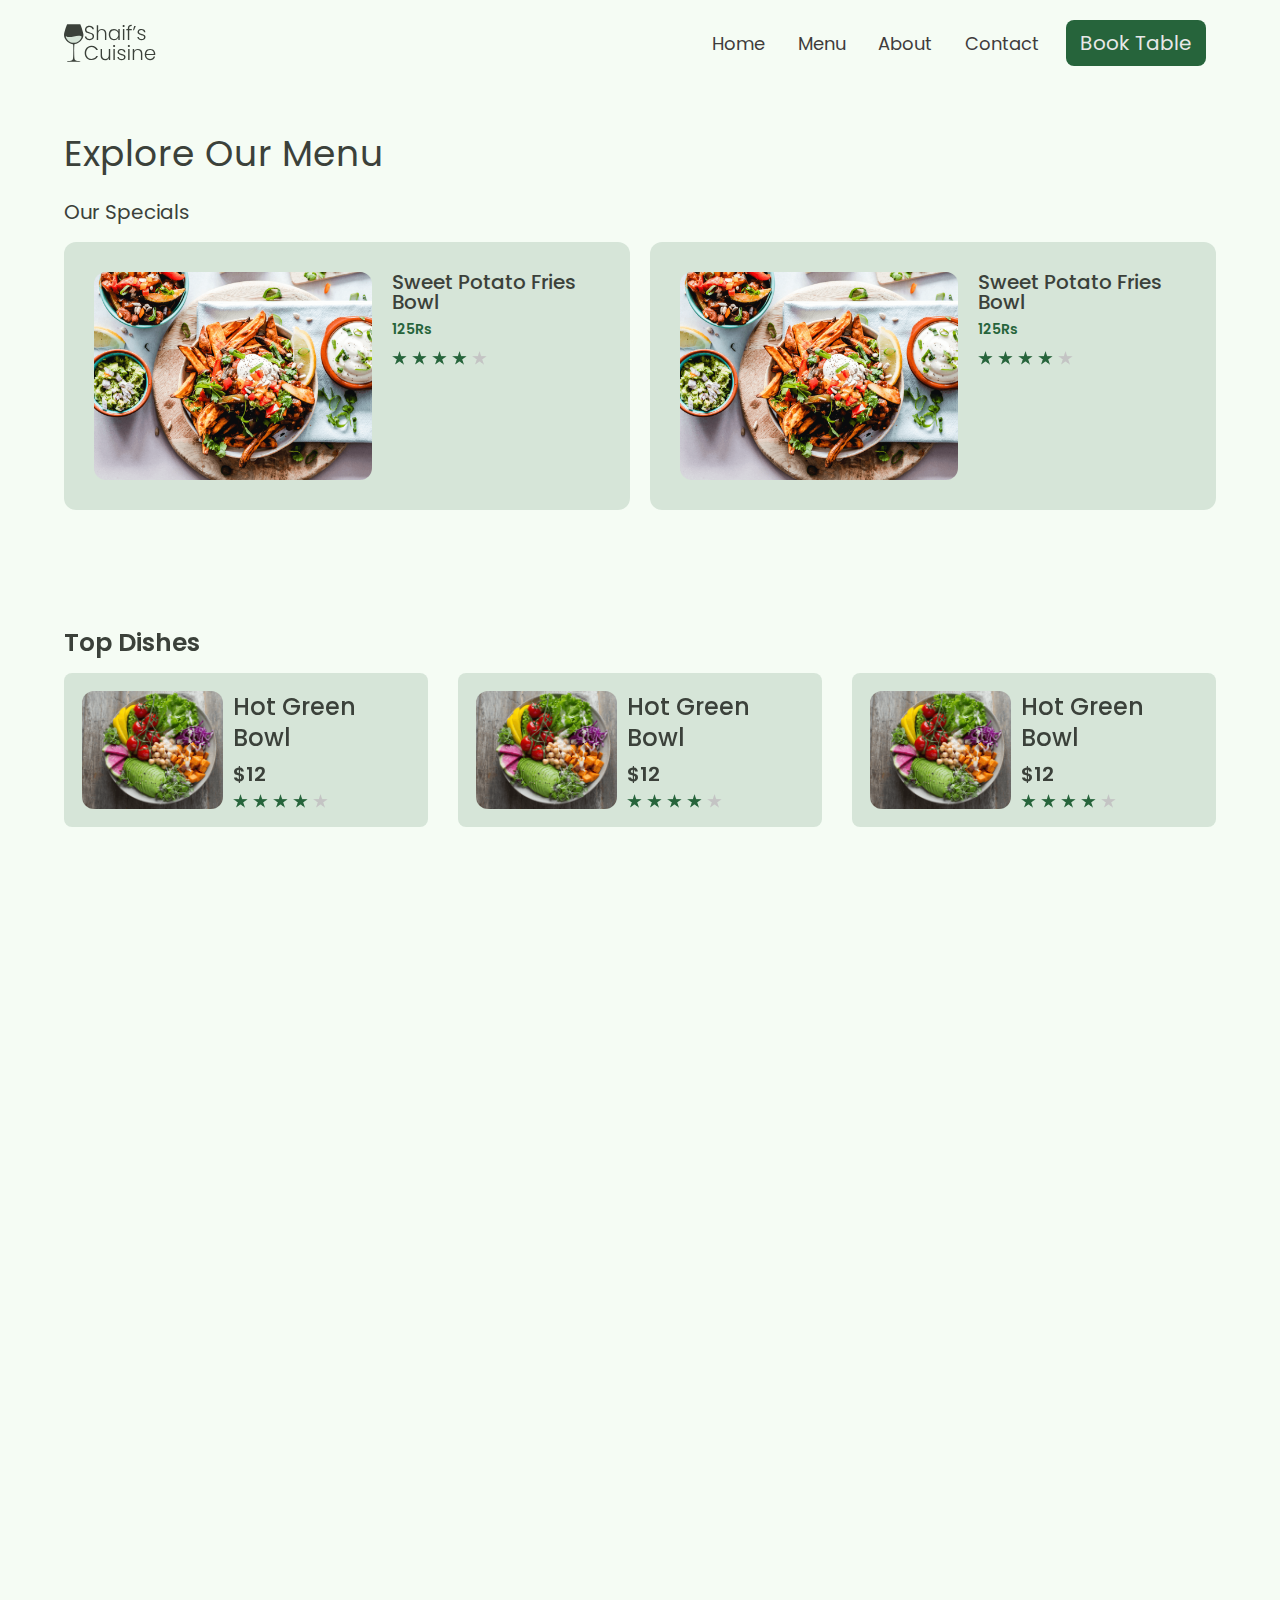
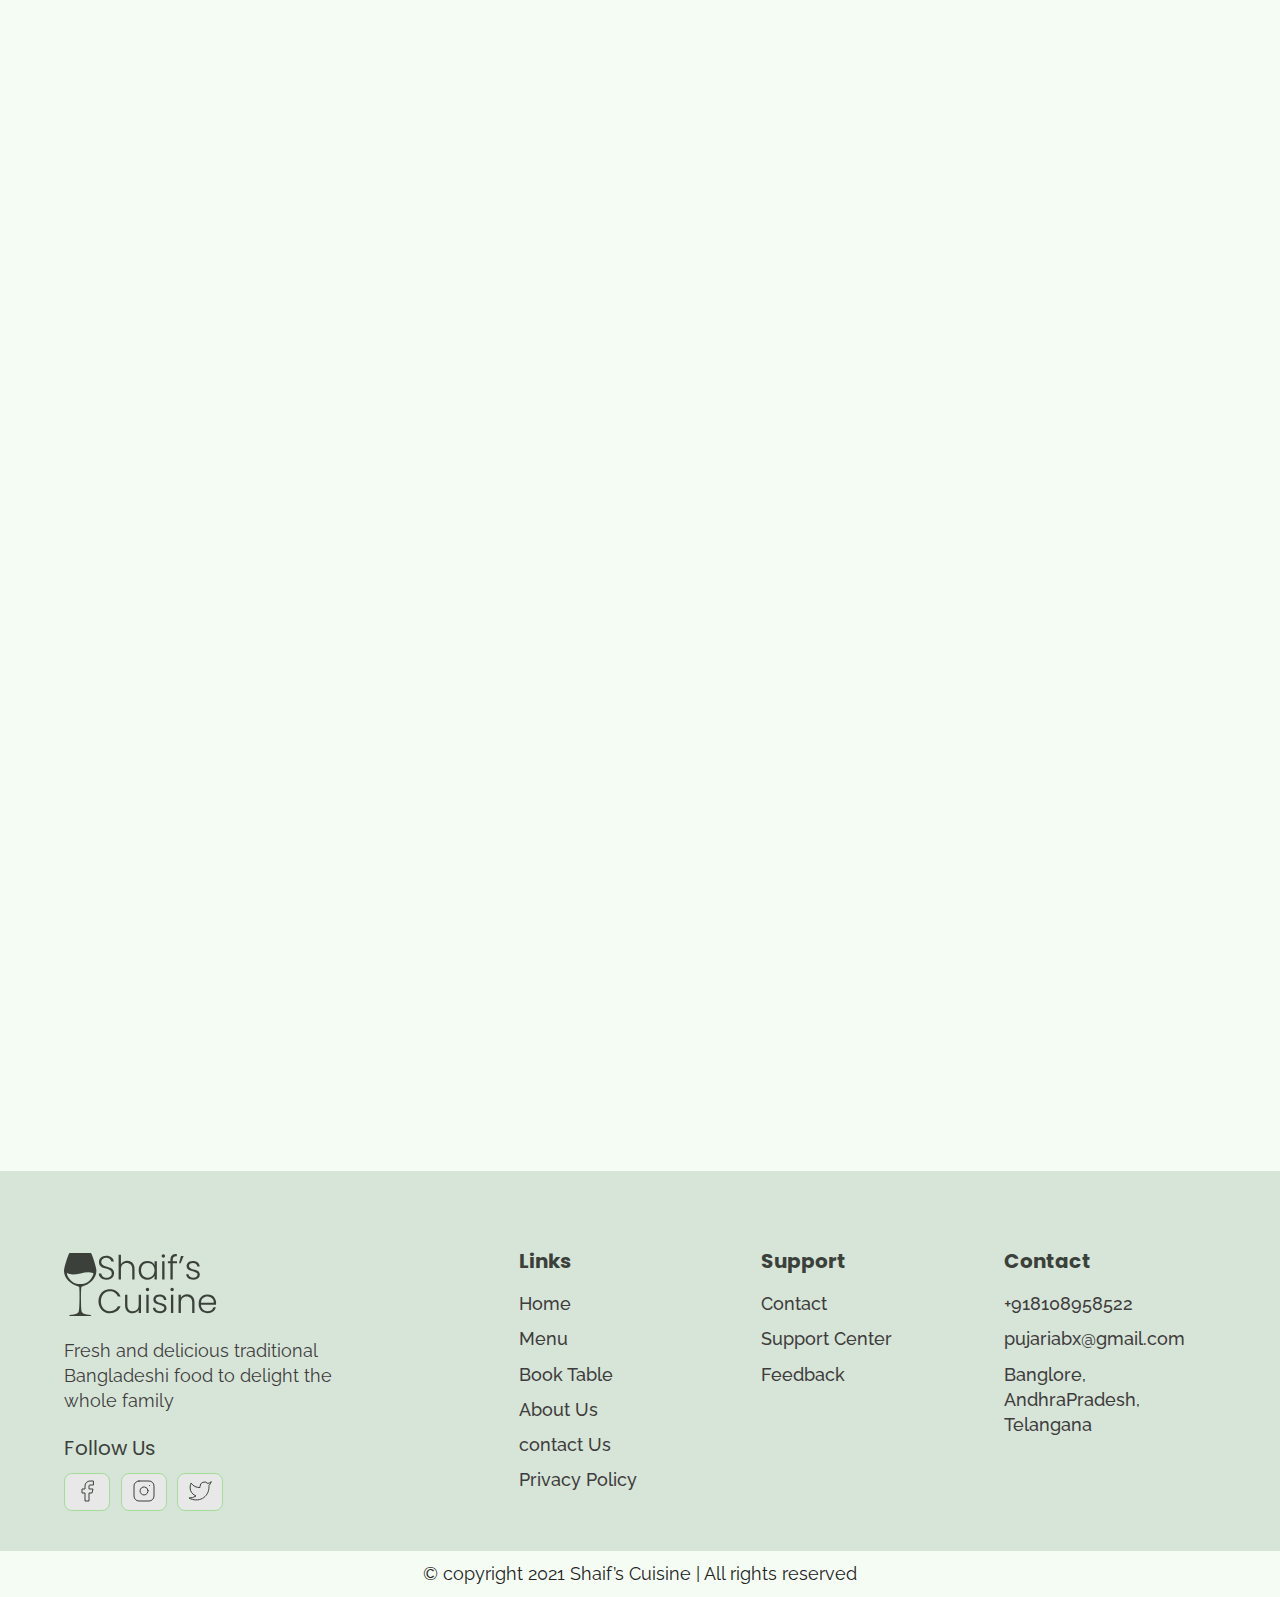
<file: menu.html>
<!DOCTYPE html>
<html lang="en">
  <head>
    <meta charset="UTF-8" />
    <meta http-equiv="X-UA-Compatible" content="IE=edge" />
    <meta name="viewport" content="width=device-width, initial-scale=1.0" />
    <title>Pujari Cuisine- Menu</title>
    <link rel="stylesheet" href="./css/reset.css" />
    <link rel="stylesheet" href="./css/global_style.css" />
    <link rel="stylesheet" href="./css/style.css" />
    <link rel="stylesheet" href="./menu.css" />
    <!-- aos library css  -->
    <link rel="stylesheet" href="https://unpkg.com/aos@next/dist/aos.css" />
  </head>
  <body>
    <!-- nav section  -->
    <div class="nav">
      <div class="container">
        <div class="nav_wrapper">
          <a href="./index.html"
            ><img src="./images/logo.svg" alt="Web logo" srcset=""
          /></a>

          <nav>
            <div class="nav_icon">
              <svg
                xmlns="http://www.w3.org/2000/svg"
                width="24"
                height="24"
                viewBox="0 0 24 24"
                fill="none"
                stroke="currentColor"
                stroke-width="2"
                stroke-linecap="round"
                stroke-linejoin="round"
                class="feather feather-menu"
              >
                <line x1="3" y1="12" x2="21" y2="12" />
                <line x1="3" y1="6" x2="21" y2="6" />
                <line x1="3" y1="18" x2="21" y2="18" />
              </svg>
            </div>
            <div class="nav_bg_overlay"></div>
            <ul class="nav__list">
              <div class="nav_close">
                <svg
                  xmlns="http://www.w3.org/2000/svg"
                  width="24"
                  height="24"
                  viewBox="0 0 24 24"
                  fill="none"
                  stroke="currentColor"
                  stroke-width="2"
                  stroke-linecap="round"
                  stroke-linejoin="round"
                  class="feather feather-x"
                >
                  <line x1="18" y1="6" x2="6" y2="18" />
                  <line x1="6" y1="6" x2="18" y2="18" />
                </svg>
              </div>
              <div class="nav_list_wrapper">
                <li><a href="./index.html" class="nav__link">Home</a></li>
                <li><a href="./menu.html" class="nav__link">Menu</a></li>
                <li><a href="./about.html" class="nav__link">About</a></li>
                <li><a href="./contact.html" class="nav__link">Contact</a></li>
                <li>
                  <a href="./booking.html" class="btn primary-btn"
                    >Book Table</a
                  >
                </li>
              </div>
            </ul>
          </nav>
        </div>
      </div>
    </div>
    <!-- nav section ends -->

    <!-- page title  -->

    <section id="page_title">
      <div class="container">
        <h2 class="page_title_text">Explore Our Menu</h2>
      </div>
    </section>

    <!-- page title-end -->

    <!-- our specials-section -->

    <section id="ourSpecials">
      <div class="container">
        <h3 class="ourSpecials_title">Our Specials</h3>
        <div class="ourSpecials_wrapper">
          <div class="ourSpecials_item">
            <div class="ourSpecials_item_img">
              <img src="./images/food-3.png" alt="" srcset="">
            </div>
            <div class="ourSpecials_item_info">
              <h3 class="ourSpecials_item_title"> Sweet Potato Fries Bowl</h3>
              <h4 class="ourSpecials_item_price">125Rs</h4>
              <div class="ourSpecials_item_stars">
                <img src="./images/3star.png" alt="" srcset="">
              </div>
            </div>
          </div>
          <div class="ourSpecials_item">
            <div class="ourSpecials_item_img">
              <img src="./images/food-3.png" alt="" srcset="">
            </div>
            <div class="ourSpecials_item_info">
              <h3 class="ourSpecials_item_title"> Sweet Potato Fries Bowl</h3>
              <h4 class="ourSpecials_item_price">125Rs</h4>
              <div class="ourSpecials_item_stars">
                <img src="./images/3star.png" alt="" srcset="">
              </div>
            </div>
          </div>
        </div>
      </div>
    </section>

    <!-- our specials-section -->

    <!-- Top Dishes -->
  <section id="Dishgrid" data-aos="fade-down">
    <div class="container">
      <h2 class="dishGrid_title">
        Top Dishes
      </h2>
      <div class="dishGrid_wrapper">
        <div class="dishGrid_item">
          <div class="dishGrid_item_img">
            <img src="./images/food-1.png" alt="food img">
          </div>
          <div class="dishGrid_item_info">
            <h3 class="dishGrid_item_title">
              Hot Green Bowl
            </h3>
            <h3 class="dishGrid_item_price">$12</h3>
            <div class="dishGrid_item_stars">
              <img src="./images/3star.png" alt="3 star">
            </div>
          </div>
        </div>
        <div class="dishGrid_item">
          <div class="dishGrid_item_img">
            <img src="./images/food-1.png" alt="food img">
          </div>
          <div class="dishGrid_item_info">
            <h3 class="dishGrid_item_title">
              Hot Green Bowl
            </h3>
            <h3 class="dishGrid_item_price">$12</h3>
            <div class="dishGrid_item_stars">
              <img src="./images/3star.png" alt="3 star">
            </div>
          </div>
        </div>
        <div class="dishGrid_item">
          <div class="dishGrid_item_img">
            <img src="./images/food-1.png" alt="food img">
          </div>
          <div class="dishGrid_item_info">
            <h3 class="dishGrid_item_title">
              Hot Green Bowl
            </h3>
            <h3 class="dishGrid_item_price">$12</h3>
            <div class="dishGrid_item_stars">
              <img src="./images/3star.png" alt="3 star">
            </div>
          </div>
        </div>
      </div>
    </div>
  </section>
  <!-- End Top Dishes -->
  <!-- Breakfast Dishes -->
  <section id="Dishgrid" data-aos="fade-up">
    <div class="container">
      <h2 class="dishGrid_title">
        Breakfast
      </h2>
      <div class="dishGrid_wrapper">
        <div class="dishGrid_item">
          <div class="dishGrid_item_img">
            <img src="./images/food-1.png" alt="food img">
          </div>
          <div class="dishGrid_item_info">
            <h3 class="dishGrid_item_title">
              Hot Green Bowl
            </h3>
            <h3 class="dishGrid_item_price">$12</h3>
            <div class="dishGrid_item_stars">
              <img src="./images/3star.png" alt="3 star">
            </div>
          </div>
        </div>
        <div class="dishGrid_item">
          <div class="dishGrid_item_img">
            <img src="./images/food-1.png" alt="food img">
          </div>
          <div class="dishGrid_item_info">
            <h3 class="dishGrid_item_title">
              Hot Green Bowl
            </h3>
            <h3 class="dishGrid_item_price">$12</h3>
            <div class="dishGrid_item_stars">
              <img src="./images/3star.png" alt="3 star">
            </div>
          </div>
        </div>
        <div class="dishGrid_item">
          <div class="dishGrid_item_img">
            <img src="./images/food-1.png" alt="food img">
          </div>
          <div class="dishGrid_item_info">
            <h3 class="dishGrid_item_title">
              Hot Green Bowl
            </h3>
            <h3 class="dishGrid_item_price">$12</h3>
            <div class="dishGrid_item_stars">
              <img src="./images/3star.png" alt="3 star">
            </div>
          </div>
        </div>
        <div class="dishGrid_item">
          <div class="dishGrid_item_img">
            <img src="./images/food-1.png" alt="food img">
          </div>
          <div class="dishGrid_item_info">
            <h3 class="dishGrid_item_title">
              Hot Green Bowl
            </h3>
            <h3 class="dishGrid_item_price">$12</h3>
            <div class="dishGrid_item_stars">
              <img src="./images/3star.png" alt="3 star">
            </div>
          </div>
        </div>
        <div class="dishGrid_item">
          <div class="dishGrid_item_img">
            <img src="./images/food-1.png" alt="food img">
          </div>
          <div class="dishGrid_item_info">
            <h3 class="dishGrid_item_title">
              Hot Green Bowl
            </h3>
            <h3 class="dishGrid_item_price">$12</h3>
            <div class="dishGrid_item_stars">
              <img src="./images/3star.png" alt="3 star">
            </div>
          </div>
        </div>
      </div>
    </div>
  </section>
  <!-- End Breakfast Dishes -->
  <!-- Lunch Dishes -->
  <section id="dishGrid" data-aos="fade-up">
    <div class="container">
      <h2 class="dishGrid_title">
        Lunch
      </h2>
      <div class="dishGrid_wrapper">
        <div class="dishGrid_item">
          <div class="dishGrid_item_img">
            <img src="./images/food-1.png" alt="food img">
          </div>
          <div class="dishGrid_item_info">
            <h3 class="dishGrid_item_title">
              Hot Green Bowl
            </h3>
            <h3 class="dishGrid_item_price">$12</h3>
            <div class="dishGrid_item_stars">
              <img src="./images/3star.png" alt="3 star">
            </div>
          </div>
        </div>
        <div class="dishGrid_item">
          <div class="dishGrid_item_img">
            <img src="./images/food-1.png" alt="food img">
          </div>
          <div class="dishGrid_item_info">
            <h3 class="dishGrid_item_title">
              Hot Green Bowl
            </h3>
            <h3 class="dishGrid_item_price">$12</h3>
            <div class="dishGrid_item_stars">
              <img src="./images/3star.png" alt="3 star">
            </div>
          </div>
        </div>
        <div class="dishGrid_item">
          <div class="dishGrid_item_img">
            <img src="./images/food-1.png" alt="food img">
          </div>
          <div class="dishGrid_item_info">
            <h3 class="dishGrid_item_title">
              Hot Green Bowl
            </h3>
            <h3 class="dishGrid_item_price">$12</h3>
            <div class="dishGrid_item_stars">
              <img src="./images/3star.png" alt="3 star">
            </div>
          </div>
        </div>
        <div class="dishGrid_item">
          <div class="dishGrid_item_img">
            <img src="./images/food-1.png" alt="food img">
          </div>
          <div class="dishGrid_item_info">
            <h3 class="dishGrid_item_title">
              Hot Green Bowl
            </h3>
            <h3 class="dishGrid_item_price">$12</h3>
            <div class="dishGrid_item_stars">
              <img src="./images/3star.png" alt="3 star">
            </div>
          </div>
        </div>
        <div class="dishGrid_item">
          <div class="dishGrid_item_img">
            <img src="./images/food-1.png" alt="food img">
          </div>
          <div class="dishGrid_item_info">
            <h3 class="dishGrid_item_title">
              Hot Green Bowl
            </h3>
            <h3 class="dishGrid_item_price">$12</h3>
            <div class="dishGrid_item_stars">
              <img src="./images/3star.png" alt="3 star">
            </div>
          </div>
        </div>
      </div>
    </div>
  </section>
  <!-- End Lunch Dishes -->
  <!-- Dinner Dishes -->
  <section id="dishGrid" data-aos="fade-up">
    <div class="container">
      <h2 class="dishGrid_title">
        Dinner
      </h2>
      <div class="dishGrid_wrapper">
        <div class="dishGrid_item">
          <div class="dishGrid_item_img">
            <img src="./images/food-1.png" alt="food img">
          </div>
          <div class="dishGrid_item_info">
            <h3 class="dishGrid_item_title">
              Hot Green Bowl
            </h3>
            <h3 class="dishGrid_item_price">$12</h3>
            <div class="dishGrid_item_stars">
              <img src="./images/3star.png" alt="3 star">
            </div>
          </div>
        </div>
        <div class="dishGrid_item">
          <div class="dishGrid_item_img">
            <img src="./images/food-1.png" alt="food img">
          </div>
          <div class="dishGrid_item_info">
            <h3 class="dishGrid_item_title">
              Hot Green Bowl
            </h3>
            <h3 class="dishGrid_item_price">$12</h3>
            <div class="dishGrid_item_stars">
              <img src="./images/3star.png" alt="3 star">
            </div>
          </div>
        </div>
        <div class="dishGrid_item">
          <div class="dishGrid_item_img">
            <img src="./images/food-1.png" alt="food img">
          </div>
          <div class="dishGrid_item_info">
            <h3 class="dishGrid_item_title">
              Hot Green Bowl
            </h3>
            <h3 class="dishGrid_item_price">$12</h3>
            <div class="dishGrid_item_stars">
              <img src="./images/3star.png" alt="3 star">
            </div>
          </div>
        </div>
        <div class="dishGrid_item">
          <div class="dishGrid_item_img">
            <img src="./images/food-1.png" alt="food img">
          </div>
          <div class="dishGrid_item_info">
            <h3 class="dishGrid_item_title">
              Hot Green Bowl
            </h3>
            <h3 class="dishGrid_item_price">$12</h3>
            <div class="dishGrid_item_stars">
              <img src="./images/3star.png" alt="3 star">
            </div>
          </div>
        </div>
        <div class="dishGrid_item">
          <div class="dishGrid_item_img">
            <img src="./images/food-1.png" alt="food img">
          </div>
          <div class="dishGrid_item_info">
            <h3 class="dishGrid_item_title">
              Hot Green Bowl
            </h3>
            <h3 class="dishGrid_item_price">$12</h3>
            <div class="dishGrid_item_stars">
              <img src="./images/3star.png" alt="3 star">
            </div>
          </div>
        </div>
      </div>
    </div>
  </section>
  <!-- End Dinner Dishes -->
    <!-- footer start    -->

    <footer>
      <div class="container">
        <div class="footer_wrapper">
          <div class="footer_col1">
            <div class="footer_logo">
              <img src="./images/logo.svg" alt="" srcset="" />
            </div>
            <p class="footer_desc">
              Fresh and delicious traditional Bangladeshi food to delight the
              whole family
            </p>
            <div class="footer_socials">
              <h4 class="footer_socials_title">Follow Us</h4>
              <ol class="footer_socials_list">
                <li>
                  <a href="#">
                    <svg
                      xmlns="http://www.w3.org/2000/svg"
                      width="24"
                      height="24"
                      viewBox="0 0 24 24"
                      fill="none"
                      stroke="currentColor"
                      stroke-width="1"
                      stroke-linecap="round"
                      stroke-linejoin="round"
                      class="feather feather-facebook"
                    >
                      <path
                        d="M18 2h-3a5 5 0 0 0-5 5v3H7v4h3v8h4v-8h3l1-4h-4V7a1 1 0 0 1 1-1h3z"
                      />
                    </svg>
                  </a>
                </li>
                <li>
                  <a href="#">
                    <svg
                      xmlns="http://www.w3.org/2000/svg"
                      width="24"
                      height="24"
                      viewBox="0 0 24 24"
                      fill="none"
                      stroke="currentColor"
                      stroke-width="1"
                      stroke-linecap="round"
                      stroke-linejoin="round"
                      class="feather feather-instagram"
                    >
                      <rect x="2" y="2" width="20" height="20" rx="5" ry="5" />
                      <path
                        d="M16 11.37A4 4 0 1 1 12.63 8 4 4 0 0 1 16 11.37z"
                      />
                      <line x1="17.5" y1="6.5" x2="17.51" y2="6.5" />
                    </svg>
                  </a>
                </li>
                <li>
                  <a href="#">
                    <svg
                      xmlns="http://www.w3.org/2000/svg"
                      width="24"
                      height="24"
                      viewBox="0 0 24 24"
                      fill="none"
                      stroke="currentColor"
                      stroke-width="1"
                      stroke-linecap="round"
                      stroke-linejoin="round"
                      class="feather feather-twitter"
                    >
                      <path
                        d="M23 3a10.9 10.9 0 0 1-3.14 1.53 4.48 4.48 0 0 0-7.86 3v1A10.66 10.66 0 0 1 3 4s-4 9 5 13a11.64 11.64 0 0 1-7 2c9 5 20 0 20-11.5a4.5 4.5 0 0 0-.08-.83A7.72 7.72 0 0 0 23 3z"
                      />
                    </svg>
                  </a>
                </li>
              </ol>
            </div>
          </div>
          <div class="footer_col2">
            <h3 class="footer__text__title">Links</h3>
            <ol class="footer__text">
              <li>
                <a href="/index.html">Home</a>
              </li>
              <li>
                <a href="./menu.html">Menu</a>
              </li>
              <li>
                <a href="./booking.html">Book Table</a>
              </li>
              <li>
                <a href="./about.html">About Us</a>
              </li>
              <li>
                <a href="./contact.html">contact Us</a>
              </li>
              <li>
                <a href="#">Privacy Policy</a>
              </li>
            </ol>
          </div>
          <div class="footer_col3">
            <h3 class="footer__text__title">Support</h3>
            <ol class="footer__text">
              <li>
                <a href="#">Contact</a>
              </li>
              <li>
                <a href="#">Support Center</a>
              </li>
              <li>
                <a href="#">Feedback</a>
              </li>
            </ol>
          </div>
          <div class="footer_col4">
            <h3 class="footer__text__title">Contact</h3>
            <ol class="footer__text">
              <li>
                <a href="#">+918108958522</a>
              </li>
              <li>
                <a href="#">pujariabx@gmail.com</a>
              </li>
              <li>
                <a href="#">Banglore, AndhraPradesh, Telangana</a>
              </li>
            </ol>
          </div>
        </div>
      </div>
    </footer>
    <div id="copyright">
      <div class="container">
        <p class="copyright__text">
          © copyright 2021 Shaif’s Cuisine | All rights reserved
        </p>
      </div>
    </div>

    <!-- footer end -->

    <!-- aos script -->
    <script src="https://unpkg.com/aos@next/dist/aos.js"></script>
    <!-- custom script -->
    <script src="./js/main.js"></script>
  </body>
</html>
</file>
<file: css/global_style.css>
@import url('https://fonts.googleapis.com/css2?family=Poppins:wght@500;600&family=Raleway:wght@400;500;600&display=swap');
html {
	font-size: 10px;
	overflow-x: hidden;
}
body {
	background: var(--lightGreen-2);
	/* using overflow-x hidden property because the content should not go outside the mobile screen viewport */
	overflow-x: hidden;
}
section {
	padding: 100px 0;
}
@media only screen and (max-width: 767px) {
	section {
		padding: 50px 0;
	}
}
.container {
	max-width: 1200px;
	width: 90%;
	margin: 0 auto;
}
:root {
	--green-1: #26643b;
	--green-2: #a2de96;
	--lightGreen-1: #d6e5d8;
	--lightGreen-2: #f5fcf4;
	--black-1: #3b413a;
	--black-2: #3f3c3c;
	--black-3: #5b6359;
	--white-1: #e8e8e8;
}
img {
	width: 100%;
	height: 100%;
	object-fit: contain;
}
h1,
h2,
h3,
h4 {
	font-family: Poppins;
}
p {
	font-family: Raleway;
	font-weight: 400;
	line-height: 1.4em;
	font-size: 1.8rem;
}
a {
	display: inline-block;
	text-decoration: none;
}
</file>
<file: css/style.css>
/* nav styles  */

.nav{
    padding: 2rem 0;
} 

.nav_icon,
.nav_close,
.bg_overlay{
    display: none;
}

.nav_wrapper {
    display: flex;
    justify-content: space-between;
}

.nav__list li{
    display: inline-block;
    margin: 0 1rem;
}

.nav__list .nav__link{
    font-size: 1.8rem;
    font-family: 'Poppins';
    color: var(--black-2);
    padding: 0.5rem;
}

.nav__list li:hover .nav__link{
    color: var(--green-2);
}

/* home-start styles-start */

.hero_wrapper{
    display: flex;
    align-items: center;
    justify-content: center;
    flex-direction: column;
    gap: 5rem;
} 

.hero_left_wrapper {
    max-width: 360px;
}

.hero_img_wrapper {
    max-width: 400px;
    width: 80%;
    margin: 0 auto;
}

.hero_heading {
    font-family: Poppins;
    font-weight: 600;
    line-height: 1.4em;
    text-align: center;
    font-size: 2.4rem;
    margin-bottom: 1.5rem;
    color: var(--black-2);
}

.hero_info {
    text-align: center;
    font-size: 1.6rem;
    margin-bottom: 1.5rem;
    color: var(--black-1);
}

.button_wrapper {
    text-align: center;
}

/* home-start styles-end */

/*Buttons*/

.btn {
    color: var(--green-1);
    font-family: 'Poppins';
    font-weight: 400;
    border-radius: 8px;
    font-size: 1.7rem;
    padding: 1.2rem 2rem;
}

.primary-btn{
    color: var(--white-1);
    background: var(--green-1);
}


/* footer styles  */

footer {
    background: var(--lightGreen-1);
    padding-top: 5rem;
    padding-bottom: 2rem;
}

.footer_wrapper {
    display: flex;
    flex-direction: column;
    gap: 3rem;
}

.footer_logo {
    width: 155px;
    margin-bottom: 2rem;
}

.footer_desc {
    font-size: 1.4rem;
    color: var(--black-2);
    margin-bottom: 2rem;
}

.footer_socials_title{
    font-size: 1.8rem;
    margin-bottom: 1.5rem;
    color: var(--black-1);
}

.footer_socials li{
    display: inline-block;
    margin-right: 0.8rem;
}

.footer_socials a{
    padding: 0.5rem 0.8rem;
    background-color: var(--white-1);
    border: 1px solid var(--green-2);
    border-radius: 8px;
}

.footer_socials svg {
    width: 28px;
    color: var(--black-1);
}

.footer__text__title {
    font-size: 1.8rem;
    margin-bottom: 1rem;
    color: var(--black-1);
    font-weight: 700;
}

.footer__text a{
    font-size: 1.4rem;
    margin-bottom: 0.5rem;
    color: var(--black-2);
    font-family: 'Raleway';
    font-weight: 500;
    line-height: 1.4em;
}

#copyright {
    padding: 1rem 0;
}

.copyright__text {
    font-size: 1.2rem;
    text-align: center;
}

/* hero section style  */

#storeinfo{
    padding-top: 50px !important;
    padding-bottom: 110px !important;
}

.storeinfo_wrapper {
    display: flex;
    align-items: stretch;
    justify-content: center;
    flex-wrap: wrap;
    gap: 1rem;
}

.storeinfo_item{
    background-color: var(--lightGreen-1);
    padding: 20px 30px;
    text-align: center;
    border-radius: 12px;
    width: 150px;
}

.storeinfo_icon {
    width: 30px;
    margin: 0 auto;
    margin-bottom: 1.5rem;
}

.storeinfo__title{
    font-size: 1.4rem;
    font-family: Poppins;
    font-weight: 500;
    margin-bottom: 0.5rem;
    color: var(--black-1);
}
/* hero section-end*/

/* our-special section-end*/

#ourspecials {
    padding-top: 10rem;
}

.ourspecials_wrapper{
    display: flex;
    flex-direction: column;
    gap: 3rem;
}

.ourspecials_left {
    display: flex;
    gap: 0.5rem;
}

.ourspecials_item{
    background-color: var(--lightGreen-1);
    padding: 1.2rem;
    padding-top: 5rem;
    border-radius: 12px;
    margin: 0 auto;
    width: 45%;
}

.our_specials_item_img{
    /* minus -50% of margin-top from 2rem  */
    margin-top: calc(-50% - 2rem);
    margin-bottom: 2rem;
    border-radius: 12px;
    height: 150px;
    overflow: hidden;
}

.our_specials_item_img img{
    object-fit: cover;
}

.ourspecials_item_title{
    font-size: 1.4rem;
    color: var(--black-1);
    font-weight: 600;
    margin-bottom: 1rem;
}

.ourspecials_item_price {
    color: var(--green-1);
    font-size: 1.4rem;
    font-weight: 600;
    margin-bottom: 1rem;
}

.ourspecials_item_stars {
    height: 1.5rem;
    width: max-content;
    margin-bottom: 1rem;
}

.ourspecials_item_text {
    font-size: 1.4rem;
    color: var(--black-2);
    font-weight: 450;
}

.ourspecials_title {
    font-size: 1.8rem;
    color: var(--black-1);
    margin-bottom: 1.8rem;
}

.ourspecials_text {
    font-size: 1.4rem;
    color: var(--black-2);
    margin-bottom: 1rem;
}

/* our-special section-end*/

/* Dish Grid style  */

.dishGrid_title {
    font-size: 2.2rem;
    margin-bottom: 1.8rem;
    font-weight: 600;
    color: var(--black-1);
}

.dishGrid_wrapper{
    display: grid;
    grid-template-columns: repeat(auto-fit, minmax(140px,1fr));
    gap: 1rem;
}

.dishGrid_item {
    display: flex;
    flex-direction: column;
    background-color: var(--lightGreen-1);
    padding: 0.5rem;
    gap: 0.5rem;
    border-radius: 8px;
    margin-bottom: 1.5rem;
}

.dishGrid_item_img{
    flex: 4;
}

.dishGrid_item_info{
    flex: 5;
}

.dishGrid_item_img img{
    object-fit: cover;
    border-radius: 12px;
}

.dishGrid_item_title {
    font-size: 1.4rem;
    line-height: 1.3em;
    font-weight: 500;
    color: var(--black-1);
    margin-bottom: 0.5rem;
}

.dishGrid_item_price {
    font-size: 1.4rem;
    font-weight: 600;
    color: var(--black-1);
    margin-bottom: 0.5rem;
}

.dishGrid_item_stars {
    max-height: 15px;
    width: max-content;
}

/* discount section  */

.discount_wrapper {
    display: flex;
    flex-direction: column;
    padding: 1.2rem;
    border-radius: 12px;
    background: var(--lightGreen-1) url("/images/discount-illustration.png")
		no-repeat bottom right / 100px;
}

.discount_images {
    display: flex;
    gap: 1rem;
    width: 100%;
    margin-bottom: 2rem;
}

.discount_img1 {
    flex: 2;
}

.discount_img2 {
    flex: 3;
}

.discount_images img{
    object-fit: cover;
    border-radius: 10px;
}

.discount_text {
    font-size: 1.4rem;
    font-weight: 900;
    color: var(--green-1);
    margin-bottom: 0.5rem;
}

.discount_title {
    font-size: 1.8rem;
    font-weight: 600;
    color: var(--black-1-1);
    margin-bottom: 1.5rem;    
}

.discount_price{
    font-size: 1.4rem;
    font-weight: 600;
    display: flex;
    gap: 1rem;
    margin-bottom: 1rem;
}

.discount_oldPrice {
    color: var(--black-2);
    text-decoration: line-through;
}

.discount_newPrice{
    color: var(--green-1);
}

.discount_stars{
    width: max-content;
    height: 15px;
    margin-bottom: 1rem;
}

/* <!-- Events Media Section  --> */

.eventsmedia_wrapper{
    display: flex;
    gap: 1rem;
}

.eventsmedia_1{
    position: relative;
}

.eventsmedia_playbtn {
    display: inline-block;
    position: absolute;
    left: 50%;
    top: 50%;
    transform: translate(-50%, -50%);
    max-width: 50px;
}

/* eventsinfo  */

#eventsinfo {
    padding-top: 0;
}

.eventsinfo__wrapper{
    display: flex;
    flex-direction: column;
}

.eventsinfo_item{
    display: flex;
    gap: 1rem;
    padding: 1rem;
    background-color: var(--lightGreen-1);
    margin-bottom: 1.5rem;
    border-radius: 12px;
}

.eventsinfo_img {
    border-radius: 12px;
    flex: 3;
    overflow: hidden;
}

.eventsinfo_img img{
    object-fit: cover;
}

.eventsinfo_item_info {
    flex: 4;
}

.eventsinfo_item_title{
    font-size: 1.6rem;
    margin-bottom: 1rem;
    color: var(--black-1);
}

.eventsinfo_item_text{
    font-size: 1.4rem;
    color: var(--black-1);
}

.eventsinfo_right {
    margin-top: 2rem;
}

.eventsinfo_title{
    font-size: 1.8rem;
    margin-bottom: 1rem;
    color: var(--black-1);
}

.eventsinfo_text{
    font-size: 1.4rem;
    margin-bottom: 1rem;
    color: var(--black-2);
}

/* WhyUs section */

.WhyUs_wrapper {
    display: flex;
    flex-direction: column;
    align-items: center;
    justify-content: center;
    gap: 4rem;
}

.WhyUs_left {
    text-align: center;
}

.WhyUs_title {
    font-family: Poppins;
    font-size: 2rem;
    color: var(--black-1);
    font-weight: 600;
    margin-bottom: 1rem;
}

.WhyUs_text {
    font-size: 1.4rem;
}

.WhyUs_item_wrapper {
    display: grid;
    grid-template-columns: 1fr 1fr;
    gap: 1rem;
}

.WhyUs_item{
    background: var(--lightGreen-1);
    padding: 2rem;
    border-radius: 12px;
}

.WhyUs_item_icon {
    max-width: 56px;
    margin: 0 auto;
    margin-bottom: 1rem;
}

.WhyUs_item_text {
    font-size: 1.2rem;
    font-family: Poppins;
    font-weight: 600;
    color: var(--black-1);
    text-align: center;
}

/* Testimonal  */

.testimonal_wrapper{
    max-width: 400px;
    margin: 0 auto;
}

.testimonal_title{
    font-size: 1.8rem;
    margin-bottom: 3rem;
    text-align: center;
    text-transform: capitalize;
    color: var(--black-1);
}

.testimonal_items_wrapper {
    display: grid;
    grid-template-columns: 1fr;
    gap: 1rem;
}

.testimonal_item{
    display: flex;
    gap: 1rem;
    padding: 1rem;
    background: var(--lightGreen-1);
    border-radius: 12px;
}

.testimonal_item_info {
    flex: 4;
}

.testimonal_item_img {
    flex: 2;
    border-radius: 12px;
    overflow: hidden;
    height: 100%;
    width: 100%;
}

.testimonal_item_img img{
    object-fit: cover;
}

.testimonal_item_name {
    font-size: 1.4rem;
    font-family: Poppins;
    margin-bottom: 1rem;
    color: var(--black-1);
}

.testimonal_items_stars {
    max-height: 15px;
    width: max-content;
    margin-bottom: 1.5rem;
}

.testimonal_item_text{
    font-size: 1.4rem;
}

/* newletter_wrapper  */

.newletter_wrapper {
    display: flex;
    flex-direction: column;
    background: var(--green-2);
    padding: 1.5rem;
    border-radius: 8px;
    gap: 2rem;
}

.newletter_title{
    font-size: 2rem;
    color: var(--black-1);
    font-weight: 600;
    margin-bottom: 1rem;
}

.newsletter_text {
    font-size: 1.4rem;
    color: var(--black-2);
    font-weight: 400;
}

.newsletter_form form{
    position: relative;
    width: 100%;
    border-radius: 8px;
    overflow: hidden;
}

.newsletter_form label{
    width: 100%;
}

.newsletter_form input{
    width: 100%;
    font-size: 1.4rem;
    padding: 1.5rem 1rem;
    border: none;
}

.newsletter_form input::placeholder{
    color:  rgba(168, 166, 166);
}

.newsletter_form button[type='submit']{
    background: var(--green-1);
    color: var(--white-1);
    border: none;
    font-size: 1.4rem;
    padding: 0 2rem;
    height: 100%;
    position: absolute;
    right: 0;
    top: 0;
}

/* contact form  */

#contactForm {
    padding: 5rem 0;
}

.form_title {
    font-size: 1.8rem;
    color: var(--black-1);
    font-weight: 600;
}

.form_wrapper {
    padding: 3rem 0;
}

.form_wrapper form{
    display: grid;
    grid-template-columns: 1fr;
    gap: 2rem;
}

.form_group label {
    font-size: 1.6rem;
    font-family: Poppins;
    color: var(--black-2);
    font-weight: 500;
}

.form_group input,
.form_group textarea,
.form_group select {
    width: 100%;
    border: none;
    background-color: var(--lightGreen-1);
    font-size: 1.4rem;
    font-family: Raleway;
    font-weight: 600;
    padding: 1.6rem;
    border-radius: 8px;
    margin-top: 1rem;
    color: var(--black-1);
}

.form_group textarea{
    resize: vertical;
}

.form_wrapper button[type='submit']{
    width: max-content;
    border: none;
    padding: 1rem 4rem;
    font-weight: 500;
    letter-spacing: .1rem;
}

/* media queries  */

@media only screen and (min-width: 768px)
{
    .btn{
        padding: 1.3rem 1.4rem;
        font-size: 2rem;
    }

    footer{
        padding-top: 8rem;
        padding-bottom: 4rem;
    }

    .footer_wrapper{
        flex-direction: row;
    }
    
    .footer_col1{
        flex: 4;
    }

    .footer_col2,
    .footer_col3,
    .footer_col4{
        flex: 2;
    }
    
    .footer_desc{
        max-width: 300px;
        font-size: 1.8rem;
        margin-bottom: 2.5rem;
    }

    .footer_socials_title {
        font-size: 2rem;
        margin-bottom: 1.5rem;
    }

    .footer__text__title{
        font-size: 2rem;
        margin-bottom: 2rem;
    }

    .footer__text a{
        font-size: 1.8rem;
        margin-bottom: 1rem;
    }

    .copyright__text{
        font-size: 1.8rem;
        text-align: center;
    }

    /* home-start styles-start  */
    .hero_wrapper {
        flex-direction: row;
        gap: 0;
    }

    .hero_left {
        flex: 3;
    }

    .hero_right {
        flex: 4;
    }
    
    .hero_heading{
        font-size: 3.3rem;
        margin-bottom: 2rem;
        text-align: left;
    }

    .hero_info{
        margin-bottom: 2rem;
        font-size: 1.8rem;
        text-align: left;
    }

    .button_wrapper{
        text-align: left;
    }

    .hero_img_wrapper {
        max-width: none;
        width: 90%;
    }

    .storeinfo_wrapper{
        gap: 2rem;
    }

    .storeinfo_item{
        max-width: 300px;
        padding: 20px 0 25px;
    }

    .storeinfo_icon{
        width: 47px;
        margin-bottom: 2.5rem;
    }

    .storeinfo__title{
        font-size: 1.8rem;
        margin-bottom: 1rem;
    }

    /* our-special section*/

    #ourspecials{
        padding-top: 15rem;
    }
    
    #ourspecials .container{
        max-width: 900px;
    }
    
    .ourspecials_wrapper{
        flex-direction: row;
    }

    .ourspecials_right{
        flex: 2;
    }

    .ourspecials_left{
        flex: 4;
        gap: 3rem;
    }
    
    .ourspecials_item{
        padding: 2rem;
    }

    .ourspecials_item_title{
        font-size: 2.4rem;
        line-height: 1.4em;
        margin-bottom: 1.5rem;
    }
    
    .ourspecials_item_price{
        font-size: 2.4rem;
        /* line-height: 1.4em; */
        margin-bottom: 1.5rem;
    }

    .ourspecials_item_stars{
        margin-bottom: 2rem;
    }

    .ourspecials_item_text{
        font-size: 1.6rem;
    }

    .ourspecials_title{
        font-size: 3.6rem;
        margin-bottom: 1.5rem;
    }
    
    .ourspecials_text{
        font-size: 1.8rem;
        margin-bottom: 1.5rem;
    }

    /* dish grid  */

    .dishGrid_title{
        font-size: 2.5rem;
    }

    .dishGrid_wrapper{
        grid-template-columns: repeat(auto-fit, minmax(350px, 1fr));
        gap: 3rem;
    }

    .dishGrid_item{
        flex-direction: row;
        padding: 1.8rem;
        gap: 1rem;
    }

    .dishGrid_item_title{
        font-size: 2.4rem;
        margin-bottom: 1rem;
    }

    .dishGrid_item_price{
        font-size: 2rem;
        margin-bottom: 1rem;
    }

    /* discount section  */
    .discount_wrapper{
        flex-direction: row;
        gap: 4rem;
        padding: 2rem;
        align-items: center;
        background-size: 150px;
        margin: 0 auto;
    }

    .discount_images{
        flex: 5;
        margin-bottom: 0;
        gap: 2rem;
    }

    .discount_img1,
    .discount_img2,
    .discount_img3{
        flex: 1;
        height: 350px;
    }

    .discount_info {
        flex: 2.6;
    }

    .discount_text{
        font-size: 3rem;
    }

    .discount_title{
        font-size: 3.8rem;
        margin-bottom: 1.5rem;
    }

    .discount_price{
        font-size: 2.6rem;
    }

    .discount_stars{
        height: 20px;
        margin-bottom: 2rem;
    }

    /* <!-- Events Media Section  --> */

    .eventsmedia_wrapper{
        gap: 2rem;
    }

    .eventsmedia_playbtn{
        max-width: 100px;
    }

    /* event info  */

    .eventsinfo__wrapper{
        flex-direction: row;
        gap: 2rem;
    }

    .eventsinfo_left,
    .eventsinfo_right{
        flex: 1;
    }

    .eventsinfo_item{
        padding: 2rem;
        gap: 2rem;
        max-width: 500px;
        margin-bottom: 2rem;
    }

    .eventsinfo_item_title{
        font-size: 2rem;
        font-weight: 700;
    }

    .eventsinfo_item_text{
        font-size: 1.7rem;
    }

    .eventsinfo_title{
        font-size: 4rem;
    }

    .eventsinfo_text{
        max-width: 500px;
        font-size: 1.8rem;
        margin-bottom: 2rem;
    }

    /* why us  */

    .WhyUs_wrapper{
        flex-direction: row;
        max-width: 900px;
        margin: 0 auto;
    }

    .WhyUs_left{
        flex: 4;
        text-align: left;
    }

    .WhyUs_right {
        flex: 3;
    }

    .WhyUs_title{
        font-size: 3.6rem;
        margin-bottom: 2rem;
    }

    .WhyUs_text{
        font-size: 1.8rem;
        line-height: 1.4em;
    }

    .WhyUs_item_wrapper {
        gap: 1.5rem;
    }

    .WhyUs_item{
        padding: 2rem;
    }

    .WhyUs_item_icon{
        max-width: 65px;
        margin-bottom: 1.5rem;
    }

    .WhyUs_item_text{
        font-size: 1.8rem;
    }

    .testimonal_wrapper{
        max-width: 900px;
    }

    .testimonal_title{
        font-size: 3.6rem;
        margin-bottom: 5rem;
    }

    .testimonal_items_wrapper{
        grid-template-columns: 1fr 1fr;
        gap: 2rem;
    }

    .testimonal_item{
        padding: 2rem;
    }

    .testimonal_item_name{
        font-size: 1.8rem;
        margin-bottom: 1.5rem;
    }

    .testimonal_items_stars{
        margin-bottom: 2rem;
    }

    .testimonal_item_text{
        font-size: 1.6rem;
        line-height: 1.4em;
    }

    /* newsletter  */

    .newletter_wrapper {
		flex-direction: row;
		padding: 5rem;
		align-items: center;
	}
	.newsletter_info,
	.newsletter_form {
		flex: 1;
	}
	.newletter_title {
		font-size: 3.6rem;
		margin-bottom: 2rem;
	}
	.newsletter_text{
		font-size: 1.8rem;
		max-width: 400px;
	}
	.newsletter__form {
		max-width: 450px;
		border-radius: 12px;
	}
	.newsletter__form input {
		font-size: 1.8rem;
		padding: 2rem;
	}
	.newsletter__form button[type='submit'] {
		font-size: 1.8rem;
		padding: 0 3rem;
	}

    .form_title{
        font-size: 3.6rem;
    }

    .form_wrapper{
        padding: 5rem 0;
    }

    .form_wrapper form{
        grid-template-columns: 1fr 1fr;
    }

    .form_group_full{
        grid-column: 1/3;
    }

    .form_group label{
        font-size: 1.8rem;
    }

    .form_group input,
    .form_group textarea,
    .form_group select{
        font-size: 1.8rem;
        padding: 2rem;
        margin-top: 1.5rem;
    }

}

@media only screen and (max-width: 425px) {

    .ourspecials_left{
        flex-wrap: wrap;
        gap: 18rem;
    }

    .ourspecials_item{
        width: 100%;
    }
}

@media only screen and (max-width: 768px) {
    .nav{
        position: relative;
    }

    .nav_icon{
        display: block;
    }
    .nav_icon svg,
    .nav_close svg{
        pointer-events: none;
        height: 30px;
        width: 30px;
    } 

    .nav_close {
        display: block;
        position: absolute;
        color: var(--black-1);
        right: 1rem;
        top: 1rem;
        cursor: pointer;
    }

    .nav__list{
        z-index: 1000;
        position: absolute;
        left: 100%;
        top: 0;
        height: 100vh;
        width: 80%;
        background: var(--lightGreen-1);
        display: flex;
        align-items: center;
        justify-content: flex-end;
        padding-right: 2rem;
        transform: translateX(0%);
        overflow: hidden;
        transition: 0.3s ease-in transform;
    }

    .nav__list.show {
        transform: translateX(-100%);
    }

    .nav__list li{
        display: block;
        text-align: right;
        margin-bottom: 2rem;
    }
    .nav__list a {
		font-size: 1.6rem;
	}
    .nav_bg_overlay{
        position: absolute;
        left: 0;
        top: 0;
        z-index: 1000;
        height: 100vh;
        width: 100%;
        background: rgba(180, 190, 172, 81%);
        display: none;
    }

    .nav_bg_overlay .active{
        display: block;
    } 

    .btn{
        padding: 1.2rem 1.2rem;
    }
}

@media only screen and (max-width: 1000px) {
    .discount_wrapper{
        gap: 2rem;
    }

    .discount_img3{
        display: none;
    }
}

@media only screen and (max-width: 350px) {
    .testimonal_item{
        flex-direction: column;
    }
    .testimonal_item_img,
    .testimonal_item_info{
        flex: auto;
    }
}
</file>
<file: css/about.css>
.ourStory_wrapper {
    display: flex;
    flex-direction: column;
    gap: 2rem;
}

.ourStory_title,
.ourGoals_title {
    font-size: 1.8rem;
    font-weight: 600;
    color: var(--black-1);
    margin-bottom: 1rem;
}

.ourStory_subtitle {
    font-size: 1.4rem;
    font-weight: 500;
    color: var(--black-1);
    margin-bottom: 2rem;
}

.ourStory_text,
.ourGoals_text
{
    font-size: 1.4rem;
    line-height: 1.4em;
    /* font-weight: 300; */
    color: var(--black-1);
    /* font-family: Poppins; */
}

.ourGoals_info {
    text-align: left;
    margin-bottom: 5rem;
}

.ourGoals__imgs__wrapper img{
    object-fit: cover;
}

.ourGoals__imgs__wrapper{
    margin: 0 auto;
     /* dividing the three photos in grid  */
    display: grid;
    grid-template-columns: 1fr 1fr; 
    grid-template-rows: 1fr 1fr;
    grid-row: auto;
    gap: 1rem;
}

.ourGoals__img1 {
    /* first img will of height of 2 imgs  */
    grid-row: 1/3;
}


@media only screen and (min-width: 768px){
    .ourStory_wrapper{
        flex-direction: row;
        gap: 3rem;
    }

    .ourStory_img,
    .ourStory_Info {
        flex: 1;
    }

    .ourStory_title,
    .ourGoals_title{
        font-size: 3.6rem;
    }

    .ourStory_subtitle{
        font-size: 1.8rem;
    }

    .ourStory_text,
    .ourGoals_text{
        font-size: 1.8rem;
        max-width: 800px;
    }

    .ourGoals_info{
        text-align: center;
    }

    .ourGoals__imgs__wrapper{
        gap: 2rem;
    }

    .ourGoals_text{
        margin: 0 auto;
    }
}
</file>
<file: menu.css>
/* page title  */

#page_title{
    padding-bottom: 2rem;
    padding-top: 3rem;
}

.page_title_text {
    font-size: 2.2rem;
    color: var(--black-1);
}

/* our specials  */

#ourSpecials{
    padding: 0;
}

.ourSpecials_title {
    font-size: 1.8rem;
    color: var(--black-1);
    margin-bottom: 2rem;
}

.ourSpecials_wrapper {
    display: flex;
    flex-direction: column;
    gap: 1.2rem;
    max-width: 400px;
    margin-bottom: 2rem;
}

.ourSpecials_item {
    flex: 1;
    display: flex;
    gap: 2rem;
    background-color: var(--lightGreen-1);
    padding: 1.5rem;
    border-radius: 12px;
}

.ourSpecials_item_img ,
.ourSpecials_item_info {
    flex: 1;
}

.ourSpecials_item_img {
    border-radius: 12px;
    overflow: hidden;
}

.ourSpecials_item_img img{
    object-fit: cover;
}

.ourSpecials_item_title {
    font-size: 2rem;
    font-weight: 500;
    margin-bottom: 1rem;
    color: var(--black-1);
    line-height: 1em;
}

.ourSpecials_item_price {
    font-size: 1.8rem;
    color: var(--green-1);
    font-weight: 600;
    margin-bottom: 1rem;
}

.ourSpecials_item_stars {
    max-width: max-content;
}

/* media queries  */

@media only screen and (min-width: 768px){

    #page_title{
        padding-top: 5rem;
        padding-bottom: 3rem;
    }

    .page_title_text{
        font-size: 3.6rem;
    }

    .ourSpecials_title{
        font-size: 2rem;
    }

    .ourSpecials_wrapper{
        flex-direction: row;
        gap: 2rem;
        max-width: none;
    }

    .ourSpecials_item{
        padding: 3rem;
        gap: 2rem;
    }

    .ourSpecials_item_title{
        font-size: 2rem;
        margin-bottom: 1rem;
    }

    .ourSpecials_item_price{
        font-size: 1.4rem;
        margin-bottom: 1.5rem;
    }
}

@media only screen and (min-width: 1100px) {
	.ourSpecials_item_img {
		flex: 4;
	}
	.ourSpecials_item_info {
		flex: 3;
	}
}
</file>
